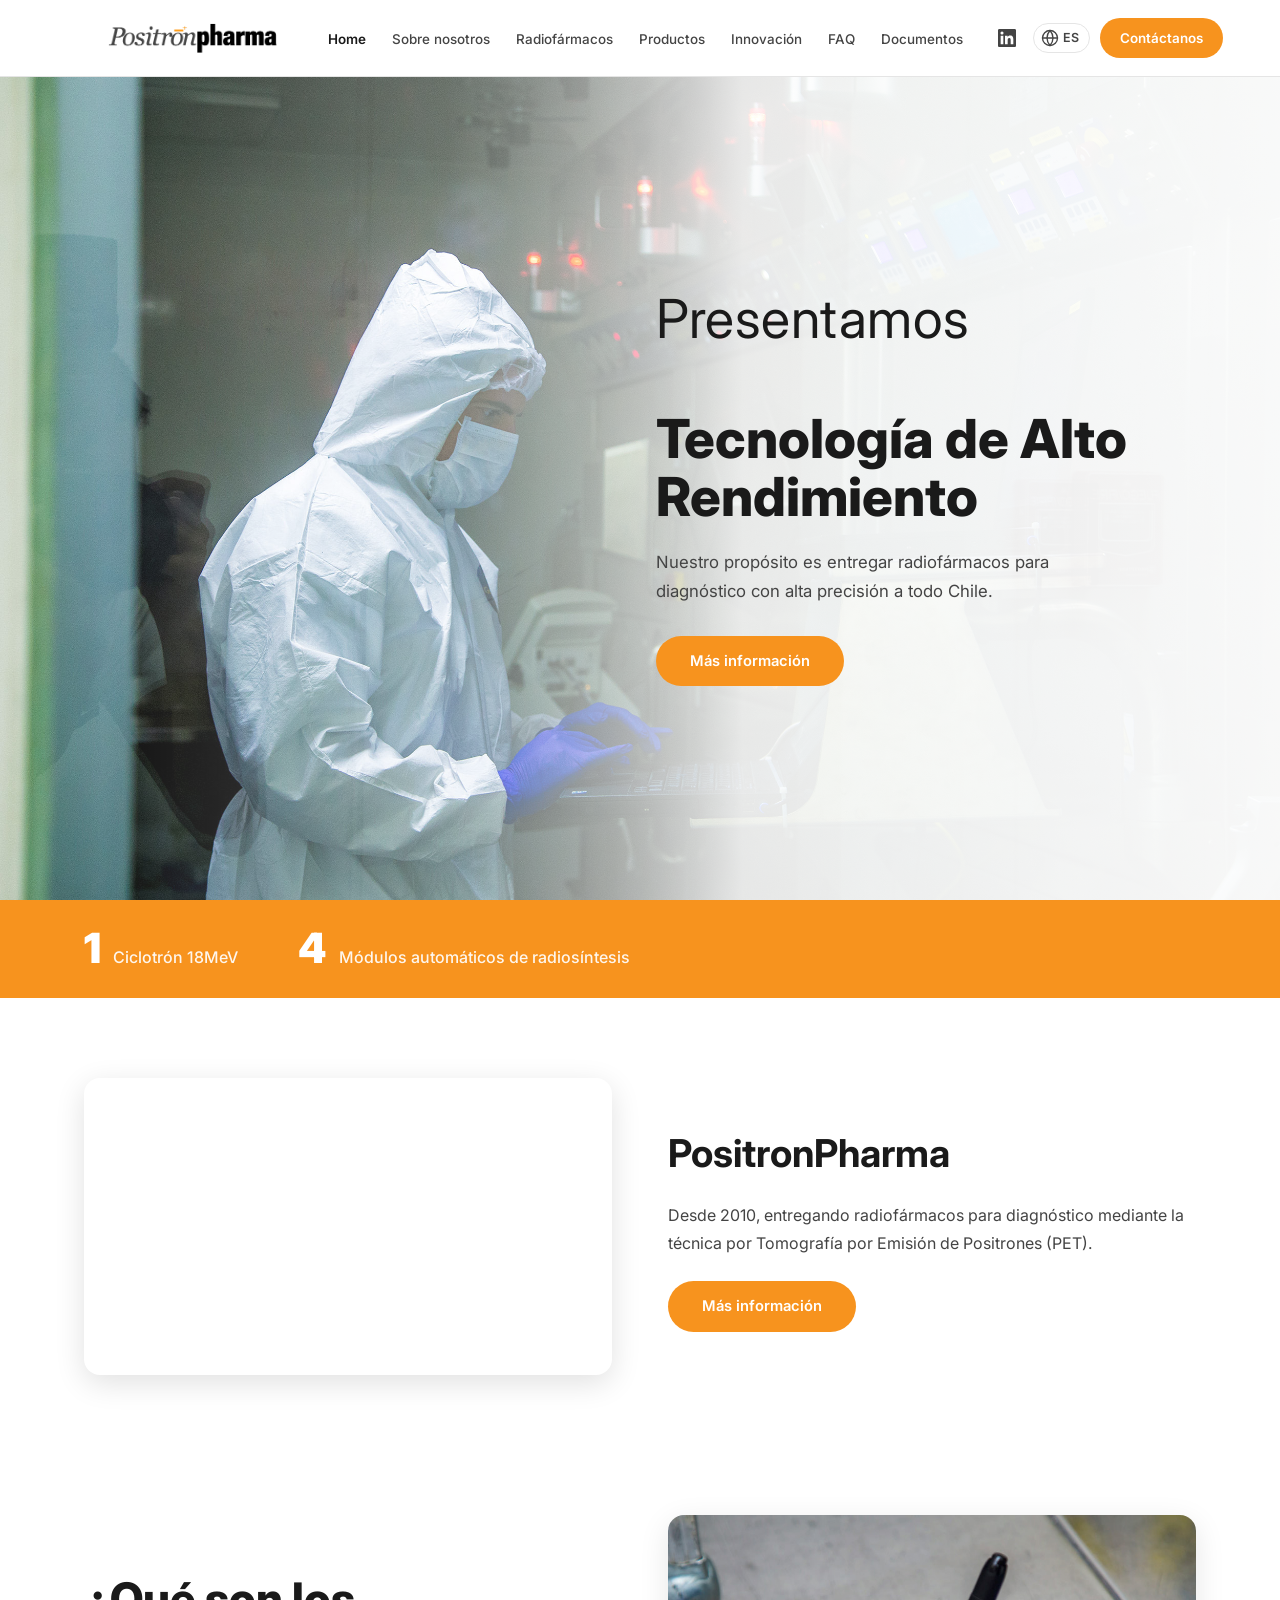
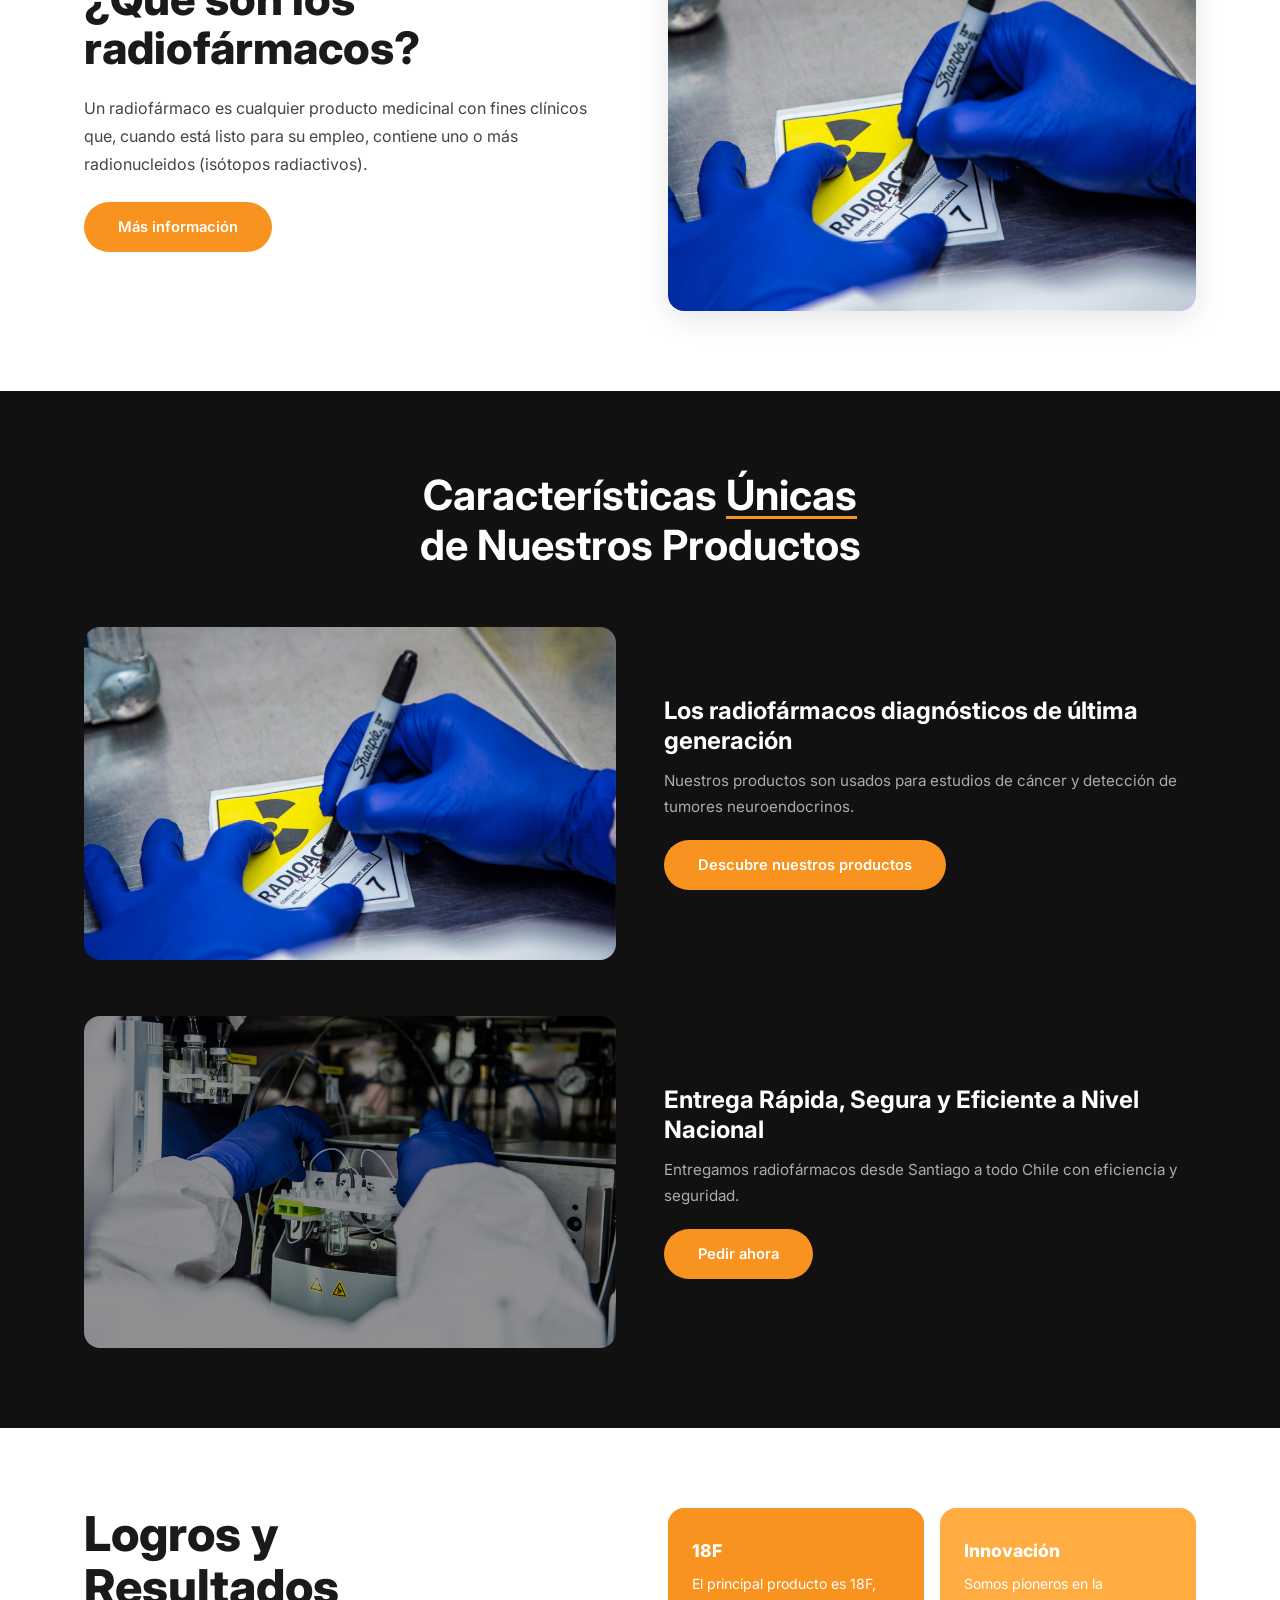
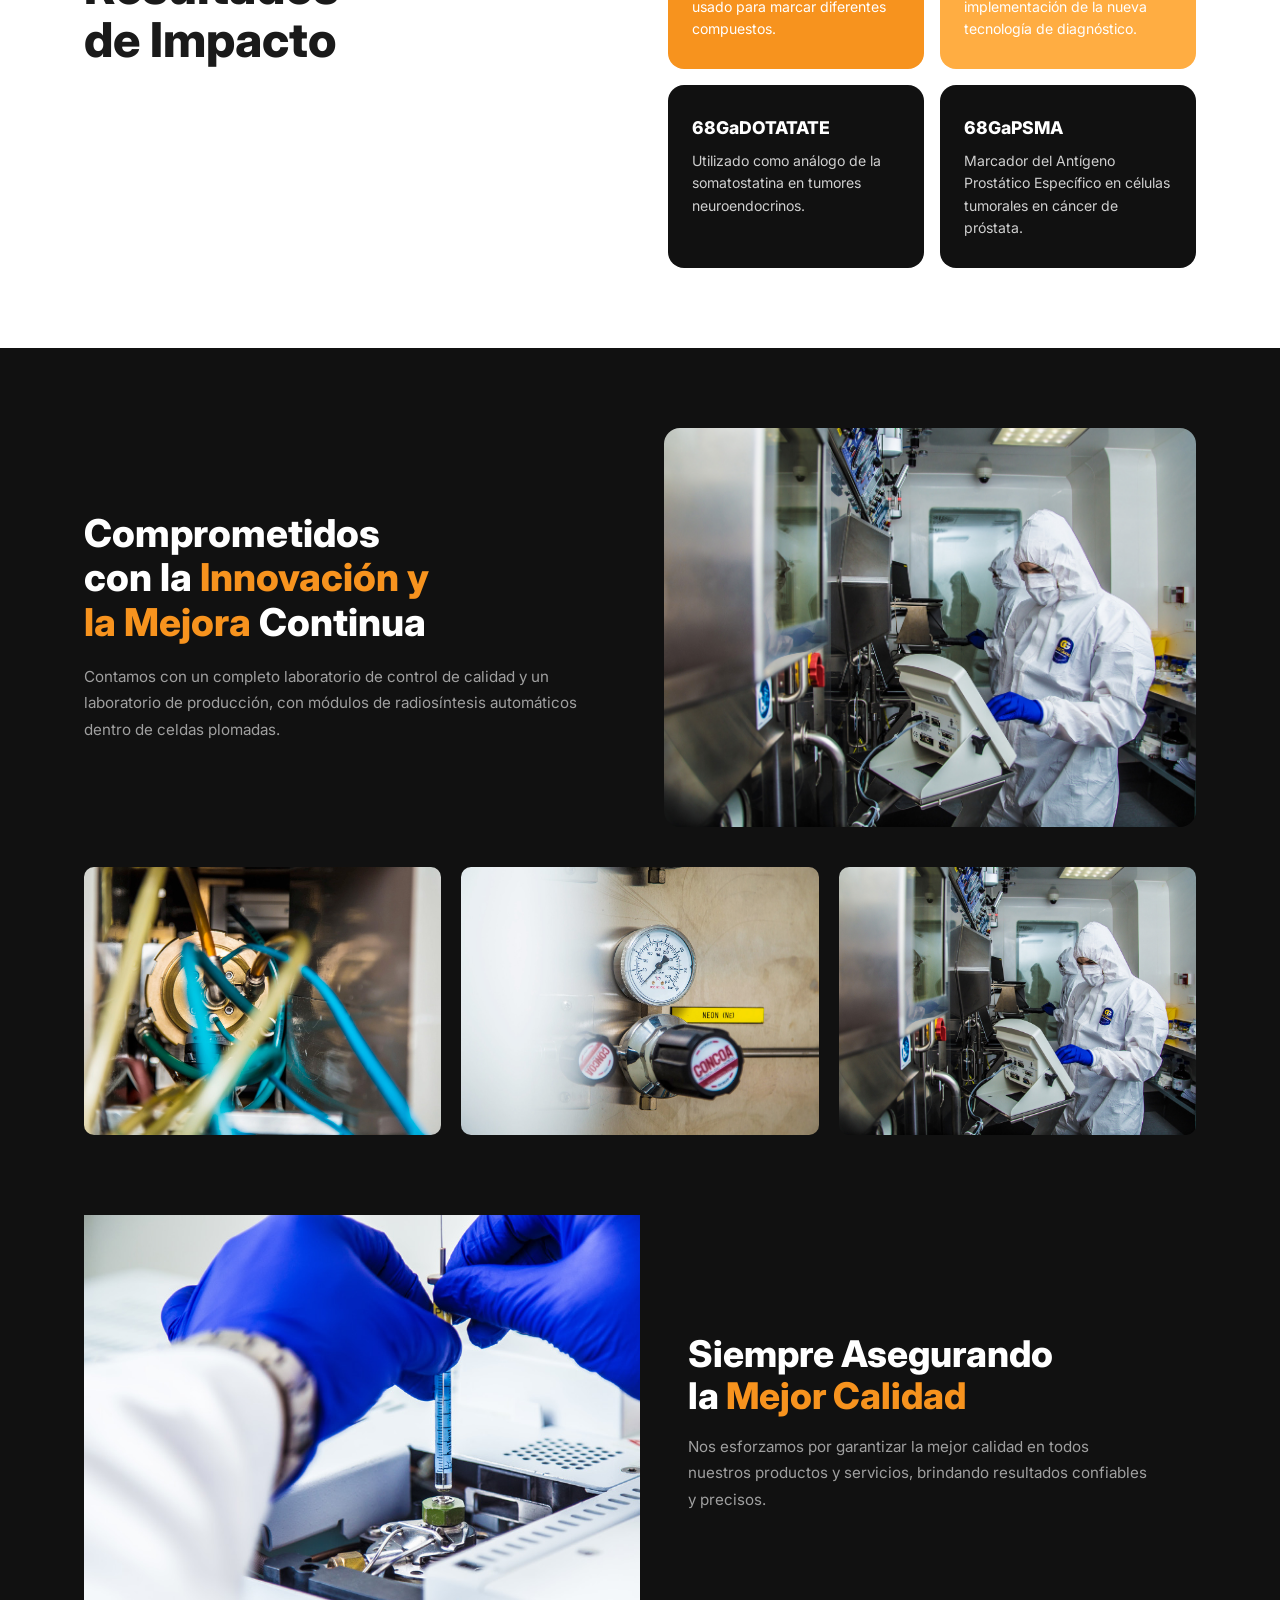
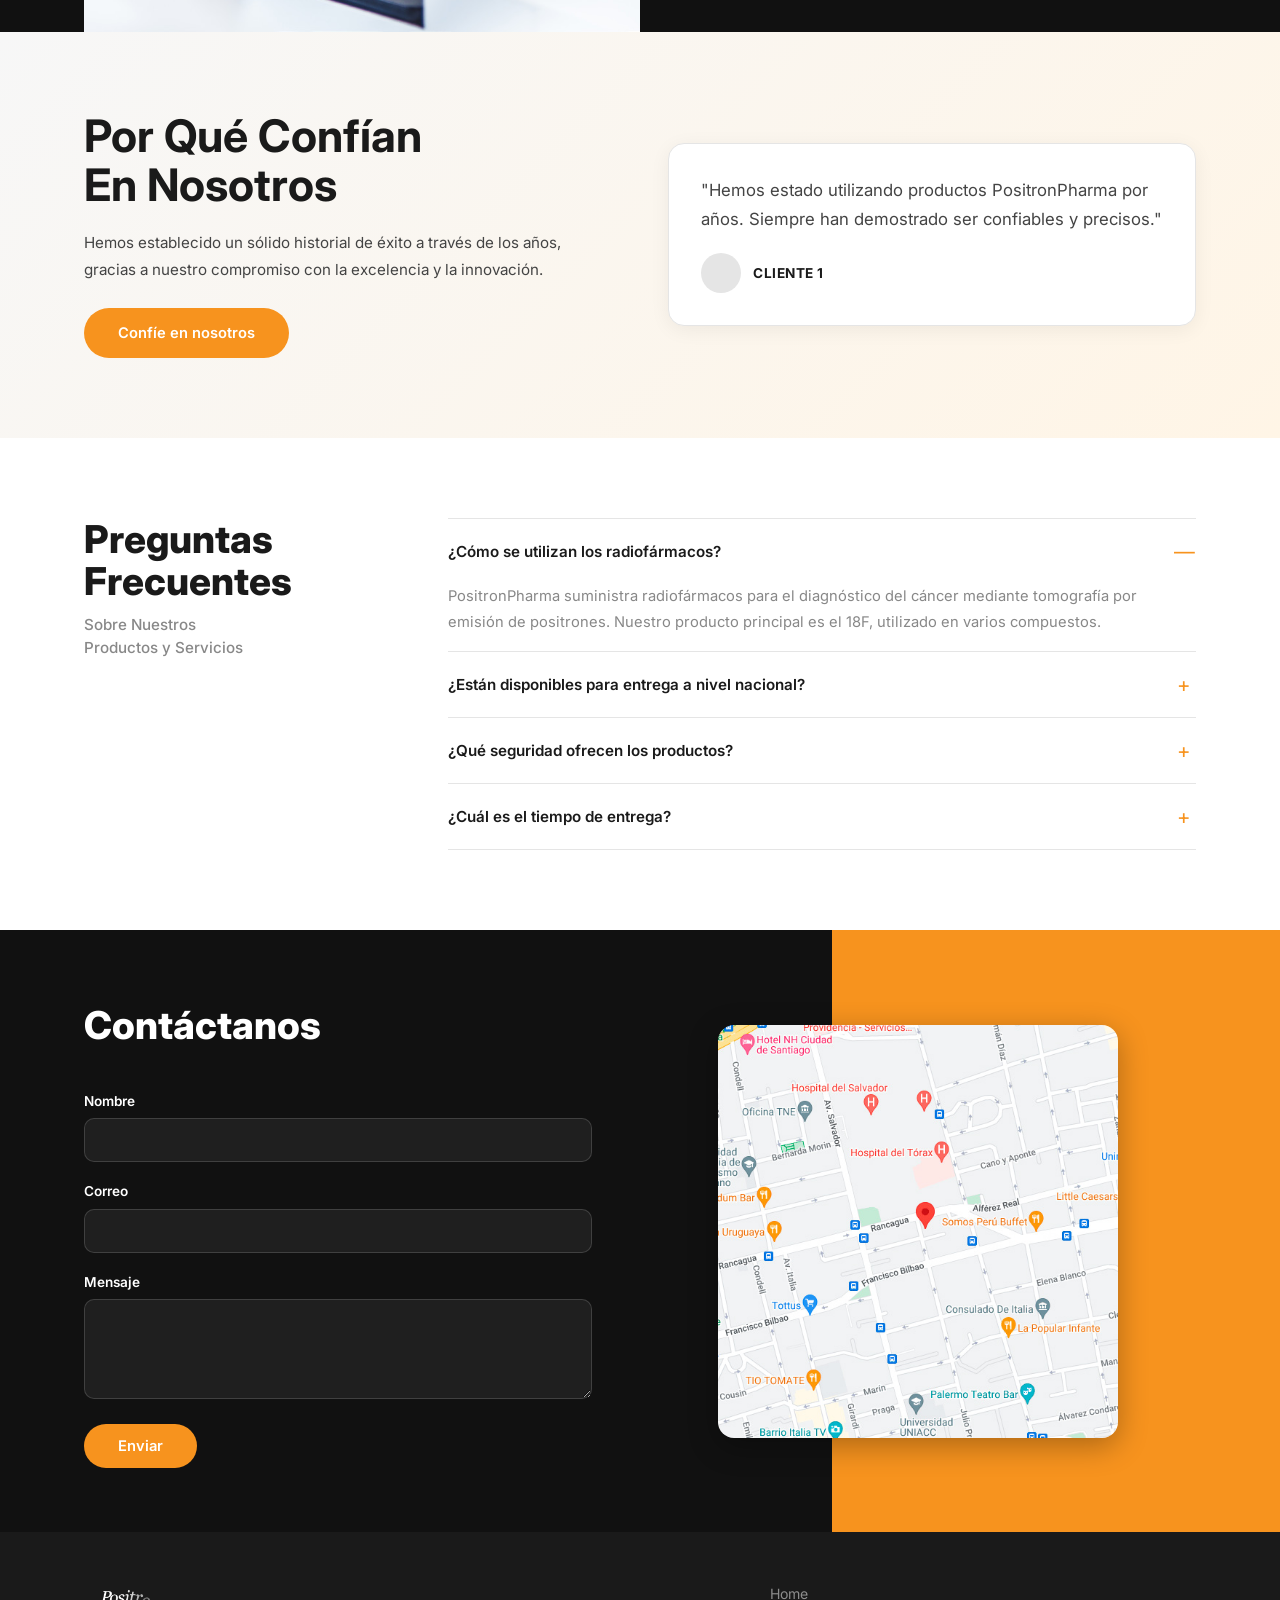
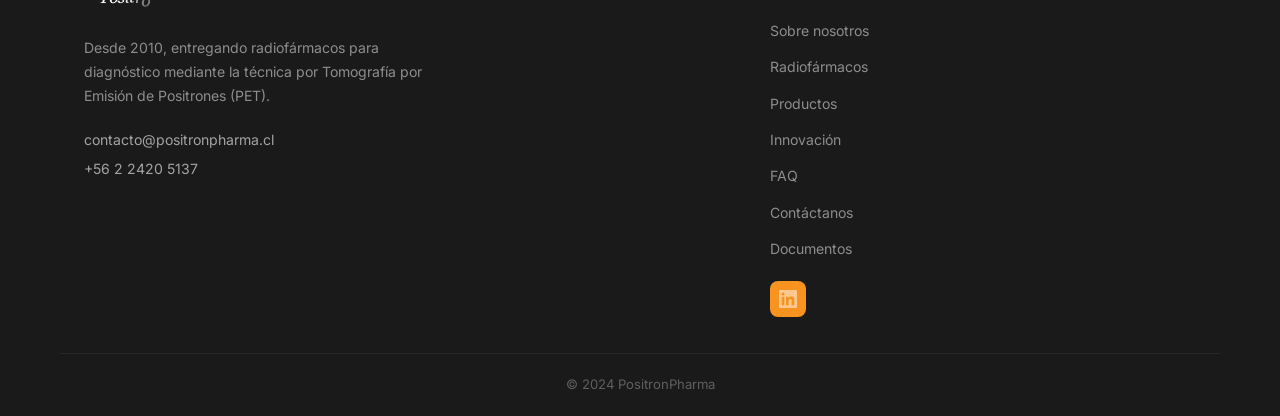
<file: index.html>
<!DOCTYPE html>
<html lang="es">
<head>
    <meta charset="UTF-8">
    <meta name="viewport" content="width=device-width, initial-scale=1.0">
    <meta name="description" content="PositronPharma - Radiofármacos de última generación para diagnóstico mediante Tomografía por Emisión de Positrones (PET) en Chile.">
    <title>PositronPharma | Radiofármacos de Última Generación</title>
    <link rel="preconnect" href="https://fonts.googleapis.com">
    <link rel="preconnect" href="https://fonts.gstatic.com" crossorigin>
    <link href="https://fonts.googleapis.com/css2?family=Inter:wght@300;400;500;600;700;800;900&display=swap" rel="stylesheet">
    <link rel="stylesheet" href="css/styles.css">
</head>
<body>

    <!-- ========== HEADER ========== -->
    <header class="header" id="header">
        <div class="container header-inner">
            <a href="#home" class="logo">
                <img src="assets/images/logo-positron-pharma---GIF.gif" alt="PositronPharma">
            </a>
            <nav class="nav" id="nav">
                <!-- Desktop nav -->
                <ul class="nav-list">
                    <li><a href="#home" class="nav-link active">Home</a></li>
                    <li><a href="#nosotros" class="nav-link">Sobre nosotros</a></li>
                    <li><a href="#radiofarmacos" class="nav-link">Radiofármacos</a></li>
                    <li><a href="#productos" class="nav-link">Productos</a></li>
                    <li><a href="#innovacion" class="nav-link">Innovación</a></li>
                    <li><a href="#faq" class="nav-link">FAQ</a></li>
                    <li><a href="documentos.html" class="nav-link">Documentos</a></li>
                </ul>
                <!-- Mobile menu content -->
                <div class="mobile-menu">
                    <div class="mobile-menu-header">
                        <img src="assets/images/logo-positron-pharma---GIF-blanco-2.gif" alt="PositronPharma" class="mobile-menu-logo">
                        <div class="mobile-menu-line"></div>
                    </div>
                    <ul class="mobile-menu-links">
                        <li><a href="#home" class="nav-link active"><span class="mm-num">01</span>Home</a></li>
                        <li><a href="#nosotros" class="nav-link"><span class="mm-num">02</span>Sobre nosotros</a></li>
                        <li><a href="#radiofarmacos" class="nav-link"><span class="mm-num">03</span>Radiofármacos</a></li>
                        <li><a href="#productos" class="nav-link"><span class="mm-num">04</span>Productos</a></li>
                        <li><a href="#innovacion" class="nav-link"><span class="mm-num">05</span>Innovación</a></li>
                        <li><a href="#faq" class="nav-link"><span class="mm-num">06</span>FAQ</a></li>
                        <li><a href="documentos.html" class="nav-link"><span class="mm-num">07</span>Documentos</a></li>
                    </ul>
                    <div class="mobile-menu-footer">
                        <a href="#contacto" class="btn btn-orange mobile-menu-cta">Contáctanos</a>
                        <div class="mobile-menu-info">
                            <a href="mailto:contacto@positronpharma.cl">contacto@positronpharma.cl</a>
                            <a href="tel:+56224205137">+56 2 2420 5137</a>
                        </div>
                        <div class="mobile-menu-social">
                            <a href="https://www.linkedin.com/company/positronpharma" target="_blank" rel="noopener" aria-label="LinkedIn">
                                <svg viewBox="0 0 24 24" fill="currentColor"><path d="M20.447 20.452h-3.554v-5.569c0-1.328-.027-3.037-1.852-3.037-1.853 0-2.136 1.445-2.136 2.939v5.667H9.351V9h3.414v1.561h.046c.477-.9 1.637-1.85 3.37-1.85 3.601 0 4.267 2.37 4.267 5.455v6.286zM5.337 7.433a2.062 2.062 0 01-2.063-2.065 2.064 2.064 0 112.063 2.065zm1.782 13.019H3.555V9h3.564v11.452zM22.225 0H1.771C.792 0 0 .774 0 1.729v20.542C0 23.227.792 24 1.771 24h20.451C23.2 24 24 23.227 24 22.271V1.729C24 .774 23.2 0 22.222 0h.003z"/></svg>
                            </a>
                        </div>
                    </div>
                </div>
            </nav>
            <div class="header-actions">
                <a href="https://www.linkedin.com/company/positronpharma" target="_blank" rel="noopener" class="nav-linkedin" aria-label="LinkedIn">
                    <svg width="18" height="18" viewBox="0 0 24 24" fill="currentColor"><path d="M20.447 20.452h-3.554v-5.569c0-1.328-.027-3.037-1.852-3.037-1.853 0-2.136 1.445-2.136 2.939v5.667H9.351V9h3.414v1.561h.046c.477-.9 1.637-1.85 3.37-1.85 3.601 0 4.267 2.37 4.267 5.455v6.286zM5.337 7.433a2.062 2.062 0 01-2.063-2.065 2.064 2.064 0 112.063 2.065zm1.782 13.019H3.555V9h3.564v11.452zM22.225 0H1.771C.792 0 0 .774 0 1.729v20.542C0 23.227.792 24 1.771 24h20.451C23.2 24 24 23.227 24 22.271V1.729C24 .774 23.2 0 22.222 0h.003z"/></svg>
                </a>
                <div class="nav-lang">
                    <button class="lang-toggle" id="langToggle" aria-label="Cambiar idioma">
                        <svg width="18" height="18" viewBox="0 0 24 24" fill="none" stroke="currentColor" stroke-width="1.8" stroke-linecap="round" stroke-linejoin="round"><circle cx="12" cy="12" r="10"/><line x1="2" y1="12" x2="22" y2="12"/><path d="M12 2a15.3 15.3 0 0 1 4 10 15.3 15.3 0 0 1-4 10 15.3 15.3 0 0 1-4-10 15.3 15.3 0 0 1 4-10z"/></svg>
                        <span class="lang-label">ES</span>
                    </button>
                    <div class="lang-dropdown" id="langDropdown">
                        <button class="lang-option active" data-lang="es">Español</button>
                        <button class="lang-option" data-lang="en">English</button>
                    </div>
                </div>
                <a href="#contacto" class="btn btn-orange btn-nav-cta">Contáctanos</a>
            </div>
            <button class="hamburger" id="hamburger" aria-label="Menú">
                <span></span><span></span><span></span>
            </button>
            <div class="nav-overlay" id="navOverlay"></div>
        </div>
    </header>

    <!-- ========== HERO ========== -->
    <section class="hero" id="home">
        <div class="hero-bg-image">
            <picture>
                <source media="(max-width: 768px)" srcset="assets/images/banner-movil.png">
                <img src="assets/images/lab-control-room.jpg" alt="Laboratorio PositronPharma">
            </picture>
            <div class="hero-gradient"></div>
        </div>
        <div class="container hero-container">
            <div class="hero-content">
                <h1><em>Presentamos</em><br><strong>Tecnología de Alto<br>Rendimiento</strong></h1>
                <p>Nuestro propósito es entregar radiofármacos para diagnóstico con alta precisión a todo Chile.</p>
                <a href="#productos" class="btn btn-orange">Más información</a>
            </div>
        </div>
    </section>

    <!-- ========== ORANGE STATS BAR ========== -->
    <div class="stats-bar">
        <div class="container stats-bar-inner">
            <div class="stat-item">
                <span class="stat-number">1</span>
                <span class="stat-label">Ciclotrón 18MeV</span>
            </div>
            <div class="stat-item">
                <span class="stat-number">4</span>
                <span class="stat-label">Módulos automáticos de radiosíntesis</span>
            </div>
        </div>
    </div>

    <!-- ========== ABOUT / POSITRONPHARMA ========== -->
    <section class="section about-section" id="nosotros">
        <div class="container about-grid">
            <div class="about-video fade-in">
                <div class="video-wrapper">
                    <iframe src="https://player.vimeo.com/video/247485504?h=0&title=0&byline=0&portrait=0" width="100%" height="100%" frameborder="0" allow="autoplay; fullscreen; picture-in-picture" allowfullscreen></iframe>
                </div>
            </div>
            <div class="about-text fade-in">
                <h2>PositronPharma</h2>
                <p>Desde 2010, entregando radiofármacos para diagnóstico mediante la técnica por Tomografía por Emisión de Positrones (PET).</p>
                <a href="#radiofarmacos" class="btn btn-orange">Más información</a>
            </div>
        </div>
    </section>

    <!-- ========== QUÉ SON LOS RADIOFÁRMACOS ========== -->
    <section class="section radio-section" id="radiofarmacos">
        <div class="container radio-grid">
            <div class="radio-text fade-in">
                <h2>¿Qué son los<br>radiofármacos?</h2>
                <p>Un radiofármaco es cualquier producto medicinal con fines clínicos que, cuando está listo para su empleo, contiene uno o más radionucleidos (isótopos radiactivos).</p>
                <a href="#productos" class="btn btn-orange">Más información</a>
            </div>
            <div class="radio-img fade-in">
                <img src="assets/images/hero-radioactive-label.jpg" alt="Etiqueta radioactiva">
            </div>
        </div>
    </section>

    <!-- ========== CARACTERÍSTICAS ÚNICAS (DARK) ========== -->
    <section class="section characteristics-dark" id="productos">
        <div class="container">
            <div class="char-header">
                <h2>Características <em>Únicas</em><br>de Nuestros Productos</h2>
            </div>

            <!-- Row 1: image left, text right -->
            <div class="char-row">
                <div class="char-img fade-in">
                    <img src="assets/images/hero-radioactive-label.jpg" alt="Radiofármacos diagnósticos">
                </div>
                <div class="char-text fade-in">
                    <h3>Los radiofármacos diagnósticos de última generación</h3>
                    <p>Nuestros productos son usados para estudios de cáncer y detección de tumores neuroendocrinos.</p>
                    <a href="#contacto" class="btn btn-orange">Descubre nuestros productos</a>
                </div>
            </div>

            <!-- Row 2: text left, image right -->
            <div class="char-row char-row-reverse">
                <div class="char-text fade-in">
                    <h3>Entrega Rápida, Segura y Eficiente a Nivel Nacional</h3>
                    <p>Entregamos radiofármacos desde Santiago a todo Chile con eficiencia y seguridad.</p>
                    <a href="#contacto" class="btn btn-orange">Pedir ahora</a>
                </div>
                <div class="char-img fade-in">
                    <img src="assets/images/hero-lab-equipment.jpg" alt="Equipamiento de laboratorio">
                </div>
            </div>
        </div>
    </section>

    <!-- ========== LOGROS Y PRODUCTOS (cards) ========== -->
    <section class="section results-section">
        <div class="container results-grid">
            <div class="results-left fade-in">
                <h2>Logros y<br>Resultados<br>de Impacto</h2>
            </div>
            <div class="results-cards fade-in">
                <div class="result-card result-card-orange">
                    <h4>18F</h4>
                    <p>El principal producto es 18F, usado para marcar diferentes compuestos.</p>
                </div>
                <div class="result-card result-card-orange-light">
                    <h4>Innovación</h4>
                    <p>Somos pioneros en la implementación de la nueva tecnología de diagnóstico.</p>
                </div>
                <div class="result-card result-card-dark">
                    <h4>68GaDOTATATE</h4>
                    <p>Utilizado como análogo de la somatostatina en tumores neuroendocrinos.</p>
                </div>
                <div class="result-card result-card-dark">
                    <h4>68GaPSMA</h4>
                    <p>Marcador del Antígeno Prostático Específico en células tumorales en cáncer de próstata.</p>
                </div>
            </div>
        </div>
    </section>

    <!-- ========== INNOVACIÓN (dark) ========== -->
    <section class="section innovation-dark" id="innovacion">
        <div class="container">
            <div class="innov-top">
                <div class="innov-top-text fade-in">
                    <h2>Comprometidos<br>con la <span class="text-orange">Innovación y<br>la Mejora</span> Continua</h2>
                    <p>Contamos con un completo laboratorio de control de calidad y un laboratorio de producción, con módulos de radiosíntesis automáticos dentro de celdas plomadas.</p>
                </div>
                <div class="innov-top-img fade-in">
                    <img src="assets/images/lab-scientist.jpg" alt="Científico en laboratorio">
                </div>
            </div>
            <div class="innov-gallery">
                <div class="innov-gallery-img fade-in">
                    <img src="assets/images/lab-internals.jpg" alt="Interior del equipo">
                </div>
                <div class="innov-gallery-img fade-in">
                    <img src="assets/images/lab-gauges.jpg" alt="Manómetros">
                </div>
                <div class="innov-gallery-img fade-in">
                    <img src="assets/images/lab-scientist.jpg" alt="Control de calidad">
                </div>
            </div>
        </div>
    </section>

    <!-- ========== CALIDAD (dark to light transition) ========== -->
    <section class="section quality-section">
        <div class="container quality-grid">
            <div class="quality-img fade-in">
                <img src="assets/images/lab-syringe.jpg" alt="Calidad en laboratorio">
            </div>
            <div class="quality-text fade-in">
                <h2>Siempre Asegurando<br>la <span class="text-orange">Mejor Calidad</span></h2>
                <p>Nos esforzamos por garantizar la mejor calidad en todos nuestros productos y servicios, brindando resultados confiables y precisos.</p>
            </div>
        </div>
    </section>

    <!-- ========== CONFIANZA / TESTIMONIAL ========== -->
    <section class="section trust-section">
        <div class="container trust-grid">
            <div class="trust-left fade-in">
                <h2><em>Por Qué Confían<br>En Nosotros</em></h2>
                <p>Hemos establecido un sólido historial de éxito a través de los años, gracias a nuestro compromiso con la excelencia y la innovación.</p>
                <a href="#contacto" class="btn btn-orange">Confíe en nosotros</a>
            </div>
            <div class="trust-right fade-in">
                <div class="testimonial-card">
                    <p class="testimonial-text">"Hemos estado utilizando productos PositronPharma por años. Siempre han demostrado ser confiables y precisos."</p>
                    <div class="testimonial-author">
                        <div class="testimonial-avatar"></div>
                        <span>CLIENTE 1</span>
                    </div>
                </div>
            </div>
        </div>
    </section>

    <!-- ========== FAQ ========== -->
    <section class="section faq-section" id="faq">
        <div class="container faq-grid">
            <div class="faq-left fade-in">
                <h2>Preguntas<br>Frecuentes</h2>
                <p class="faq-sub">Sobre Nuestros<br>Productos y Servicios</p>
            </div>
            <div class="faq-right fade-in">
                <div class="faq-item active">
                    <button class="faq-q" aria-expanded="true">
                        <span>¿Cómo se utilizan los radiofármacos?</span>
                        <span class="faq-icon">—</span>
                    </button>
                    <div class="faq-a">
                        <p>PositronPharma suministra radiofármacos para el diagnóstico del cáncer mediante tomografía por emisión de positrones. Nuestro producto principal es el 18F, utilizado en varios compuestos.</p>
                    </div>
                </div>
                <div class="faq-item">
                    <button class="faq-q" aria-expanded="false">
                        <span>¿Están disponibles para entrega a nivel nacional?</span>
                        <span class="faq-icon">+</span>
                    </button>
                    <div class="faq-a">
                        <p>Sí, entregamos radiofármacos desde Santiago a todo Chile con eficiencia y seguridad, garantizando la calidad del producto durante todo el proceso de transporte.</p>
                    </div>
                </div>
                <div class="faq-item">
                    <button class="faq-q" aria-expanded="false">
                        <span>¿Qué seguridad ofrecen los productos?</span>
                        <span class="faq-icon">+</span>
                    </button>
                    <div class="faq-a">
                        <p>Contamos con un completo laboratorio de control de calidad y un laboratorio de producción con módulos de radiosíntesis automáticos dentro de celdas plomadas, cumpliendo con los más estrictos estándares.</p>
                    </div>
                </div>
                <div class="faq-item">
                    <button class="faq-q" aria-expanded="false">
                        <span>¿Cuál es el tiempo de entrega?</span>
                        <span class="faq-icon">+</span>
                    </button>
                    <div class="faq-a">
                        <p>Nuestros tiempos de entrega son optimizados para garantizar que los radiofármacos lleguen en las mejores condiciones. Contacte a nuestro equipo para información específica según su ubicación.</p>
                    </div>
                </div>
            </div>
        </div>
    </section>

    <!-- ========== CONTACTO (dark bg + orange accent) ========== -->
    <section class="section contact-section" id="contacto">
        <div class="contact-bg">
            <div class="container contact-grid">
                <div class="contact-form-col fade-in">
                    <h2>Contáctanos</h2>
                    <form class="contact-form" id="contactForm">
                        <div class="form-group">
                            <label for="nombre">Nombre</label>
                            <input type="text" id="nombre" name="nombre" required>
                        </div>
                        <div class="form-group">
                            <label for="correo">Correo</label>
                            <input type="email" id="correo" name="correo" required>
                        </div>
                        <div class="form-group">
                            <label for="mensaje">Mensaje</label>
                            <textarea id="mensaje" name="mensaje" rows="4" required></textarea>
                        </div>
                        <button type="submit" class="btn btn-orange">Enviar</button>
                    </form>
                </div>
                <div class="contact-map-col fade-in">
                    <div class="contact-map-wrapper">
                        <img src="assets/images/map-santiago.jpg" alt="Ubicación Santiago">
                    </div>
                </div>
            </div>
            <div class="contact-orange-block"></div>
        </div>
    </section>

    <!-- ========== FOOTER ========== -->
    <footer class="footer">
        <div class="container footer-grid">
            <div class="footer-brand">
                <img src="assets/images/logo-positron-pharma---GIF-blanco-2.gif" alt="PositronPharma" class="footer-logo">
                <p>Desde 2010, entregando radiofármacos para diagnóstico mediante la técnica por Tomografía por Emisión de Positrones (PET).</p>
                <div class="footer-contact-info">
                    <a href="mailto:contacto@positronpharma.cl">contacto@positronpharma.cl</a>
                    <a href="tel:+56224205137">+56 2 2420 5137</a>
                </div>
            </div>
            <div class="footer-nav">
                <ul>
                    <li><a href="#home">Home</a></li>
                    <li><a href="#nosotros">Sobre nosotros</a></li>
                    <li><a href="#radiofarmacos">Radiofármacos</a></li>
                    <li><a href="#productos">Productos</a></li>
                    <li><a href="#innovacion">Innovación</a></li>
                    <li><a href="#faq">FAQ</a></li>
                    <li><a href="#contacto">Contáctanos</a></li>
                    <li><a href="documentos.html">Documentos</a></li>
                </ul>
                <div class="footer-social">
                    <a href="https://www.linkedin.com/company/positronpharma" target="_blank" rel="noopener" class="social-icon" aria-label="LinkedIn">
                        <svg viewBox="0 0 24 24" fill="currentColor"><path d="M20.447 20.452h-3.554v-5.569c0-1.328-.027-3.037-1.852-3.037-1.853 0-2.136 1.445-2.136 2.939v5.667H9.351V9h3.414v1.561h.046c.477-.9 1.637-1.85 3.37-1.85 3.601 0 4.267 2.37 4.267 5.455v6.286zM5.337 7.433a2.062 2.062 0 01-2.063-2.065 2.064 2.064 0 112.063 2.065zm1.782 13.019H3.555V9h3.564v11.452zM22.225 0H1.771C.792 0 0 .774 0 1.729v20.542C0 23.227.792 24 1.771 24h20.451C23.2 24 24 23.227 24 22.271V1.729C24 .774 23.2 0 22.222 0h.003z"/></svg>
                    </a>
                </div>
            </div>
        </div>
        <div class="footer-bottom">
            <div class="container">
                <p>&copy; 2024 PositronPharma</p>
            </div>
        </div>
    </footer>

    <script src="js/main.js"></script>
</body>
</html>
</file>
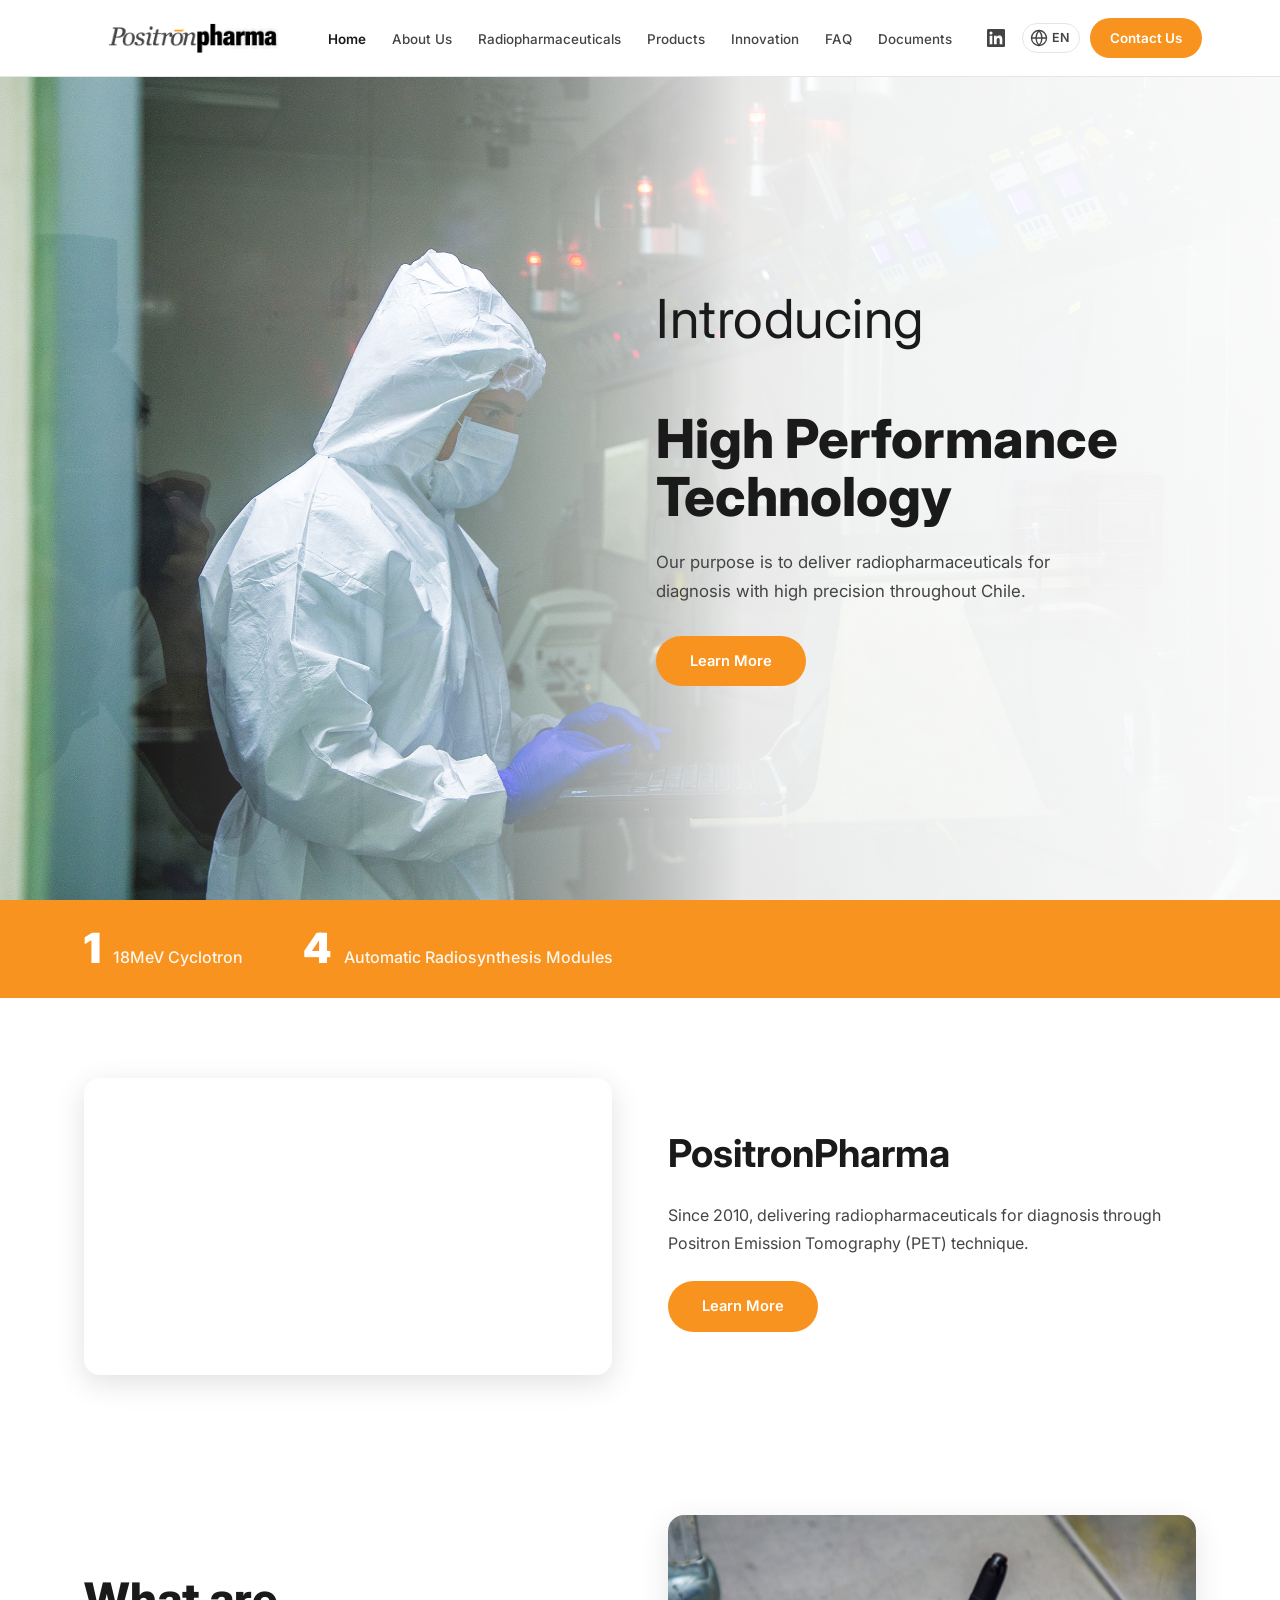
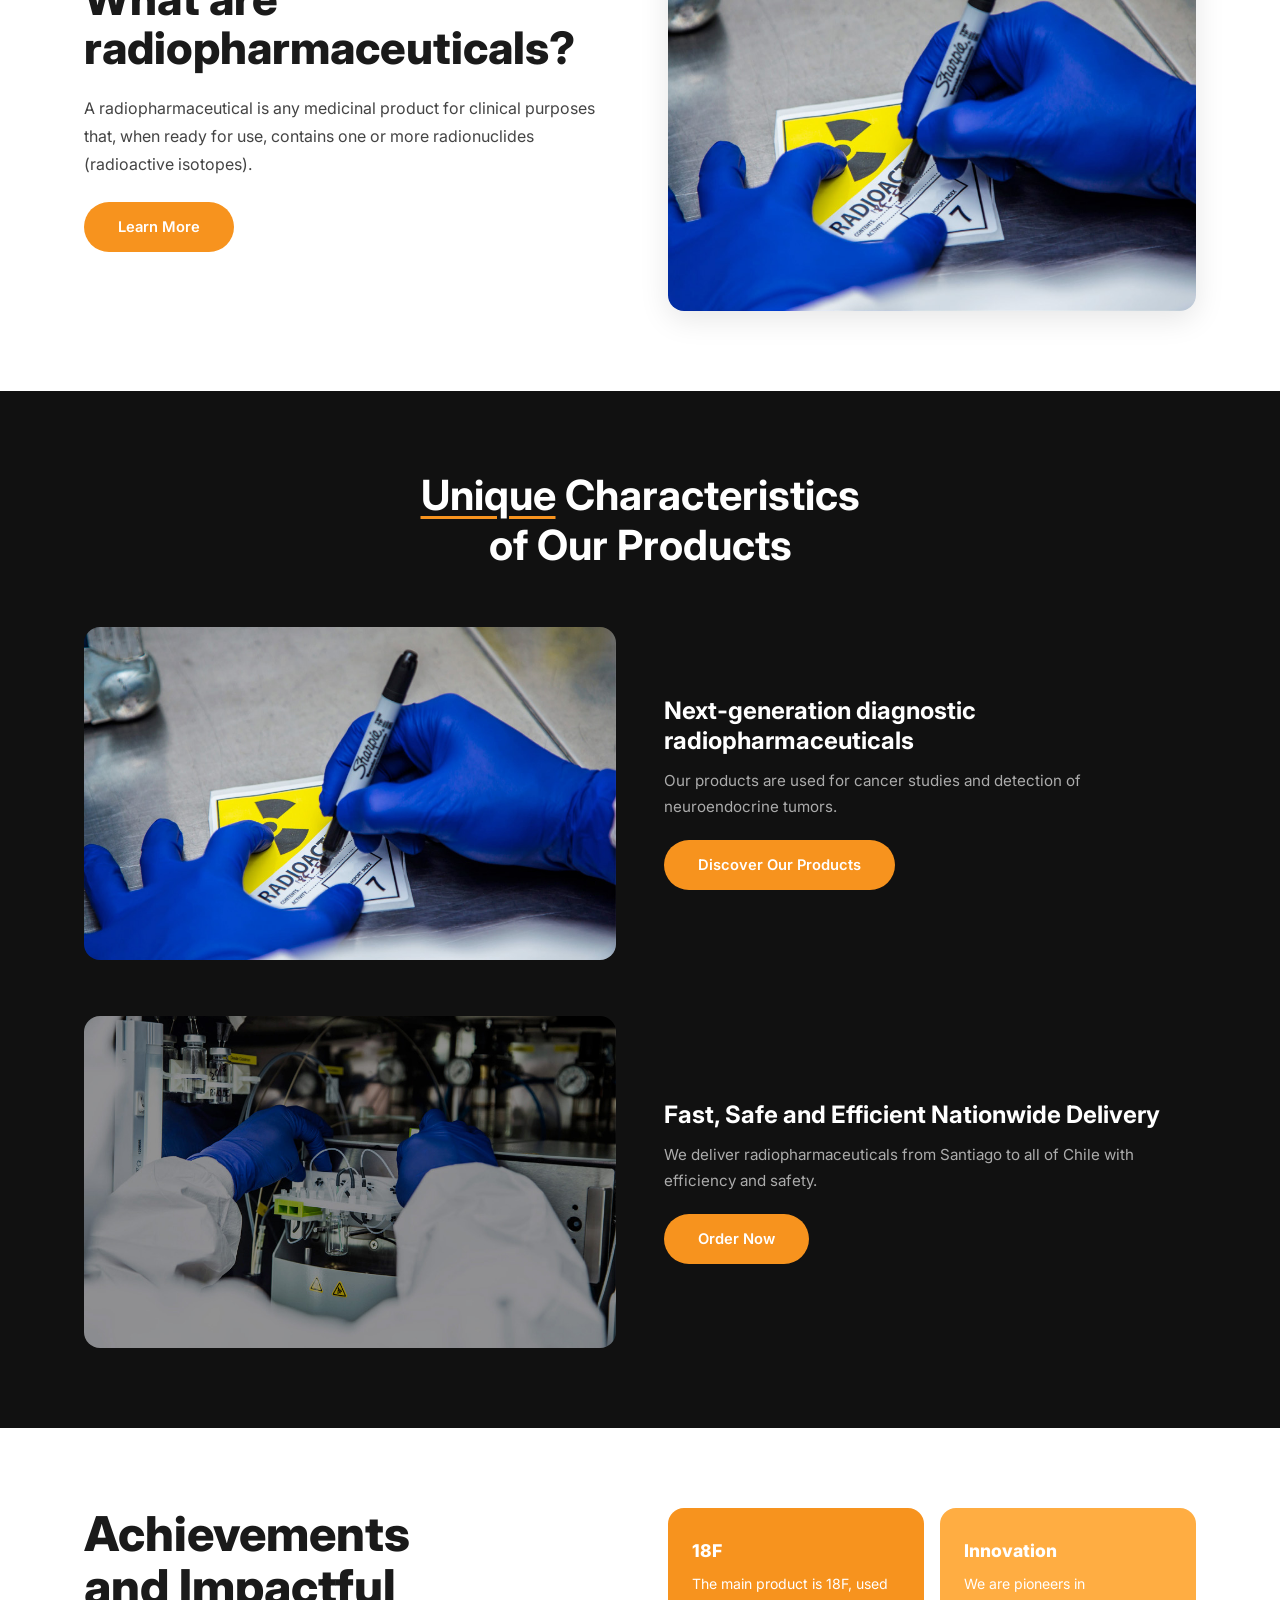
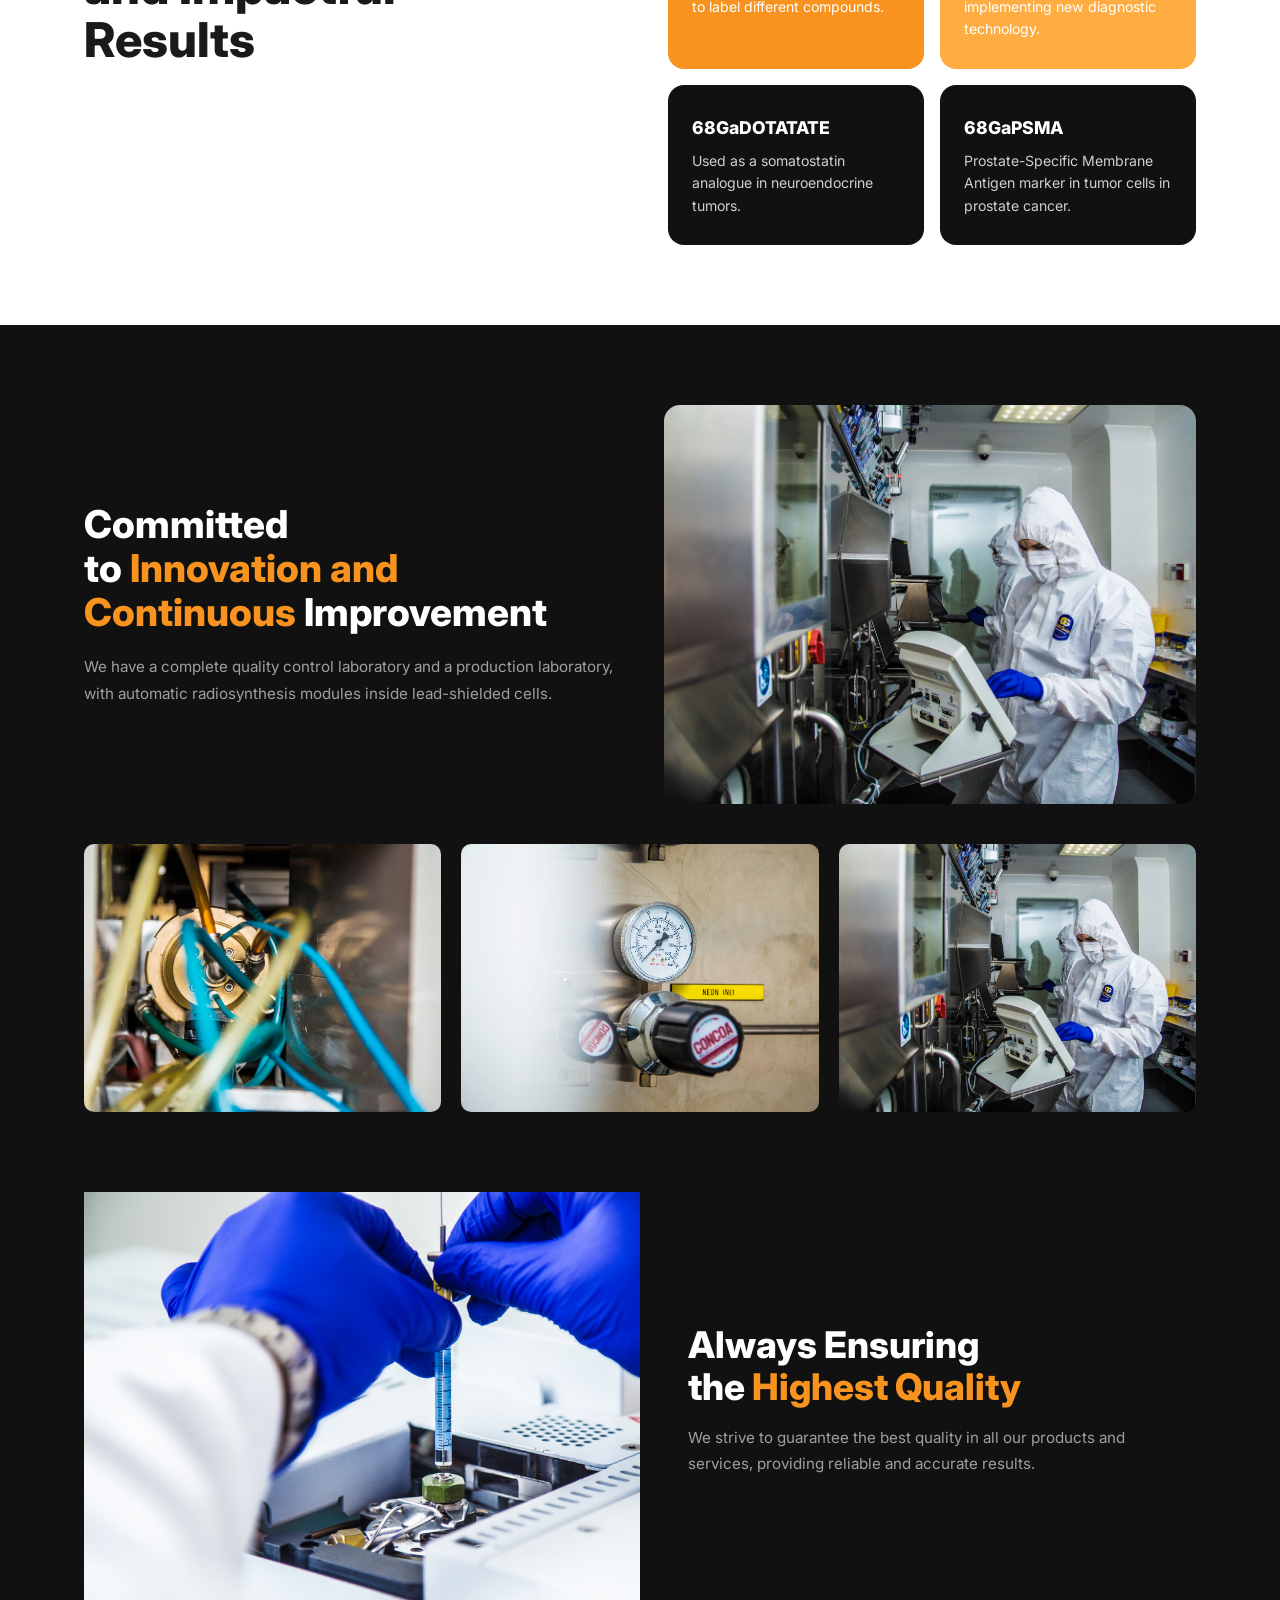
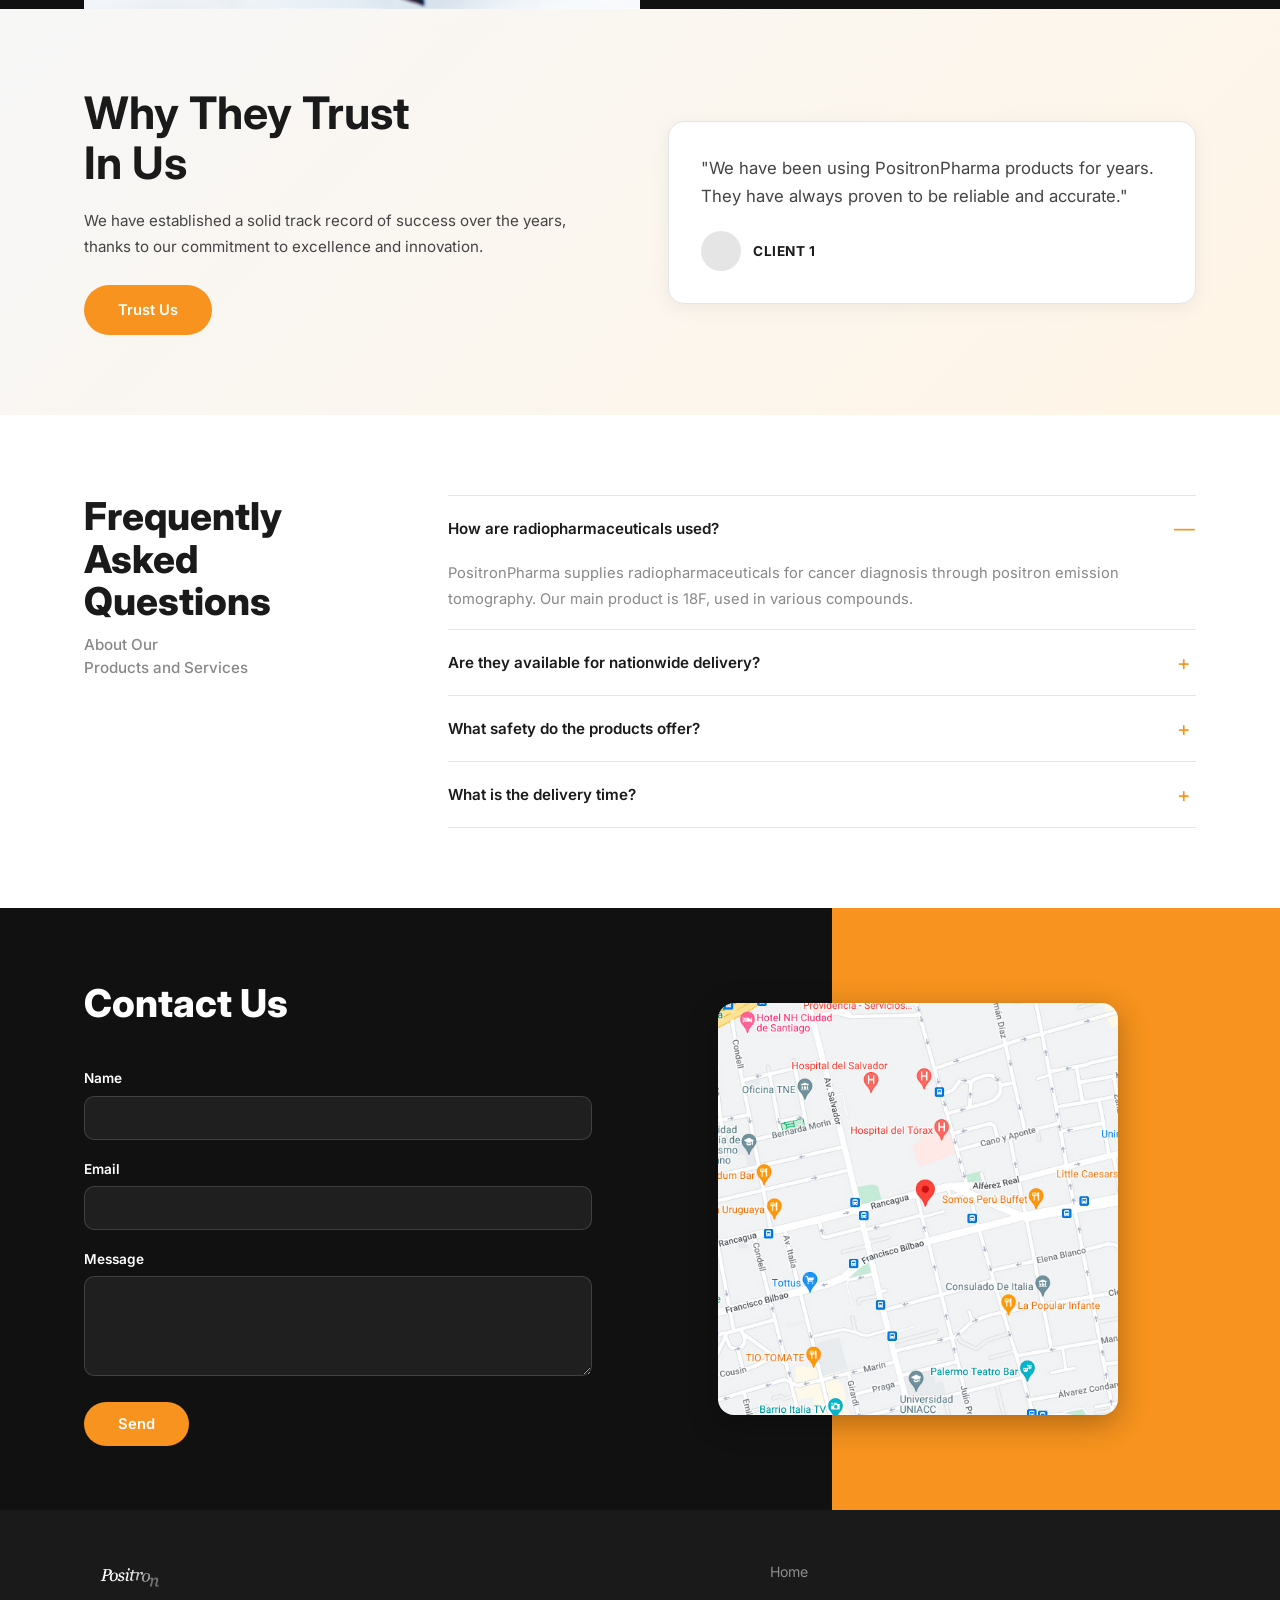
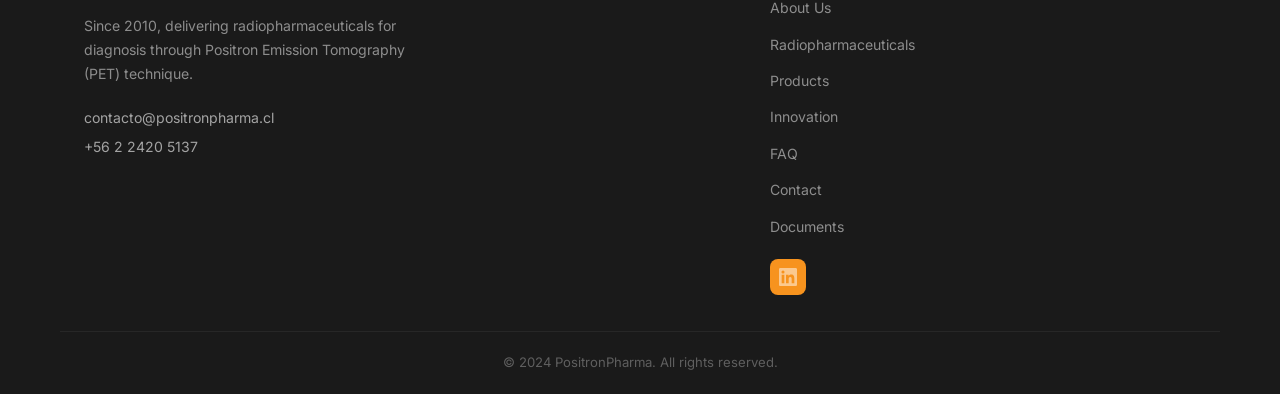
<file: en/index.html>
<!DOCTYPE html>
<html lang="en">
<head>
    <meta charset="UTF-8">
    <meta name="viewport" content="width=device-width, initial-scale=1.0">
    <meta name="description" content="PositronPharma - Next-generation radiopharmaceuticals for diagnosis through Positron Emission Tomography (PET) in Chile.">
    <title>PositronPharma | Next-Generation Radiopharmaceuticals</title>
    <link rel="preconnect" href="https://fonts.googleapis.com">
    <link rel="preconnect" href="https://fonts.gstatic.com" crossorigin>
    <link href="https://fonts.googleapis.com/css2?family=Inter:wght@300;400;500;600;700;800;900&display=swap" rel="stylesheet">
    <link rel="stylesheet" href="../css/styles.css">
</head>
<body>

    <!-- ========== HEADER ========== -->
    <header class="header" id="header">
        <div class="container header-inner">
            <a href="#home" class="logo">
                <img src="../assets/images/logo-positron-pharma---GIF.gif" alt="PositronPharma">
            </a>
            <nav class="nav" id="nav">
                <ul class="nav-list">
                    <li><a href="#home" class="nav-link active">Home</a></li>
                    <li><a href="#about" class="nav-link">About Us</a></li>
                    <li><a href="#radiopharmaceuticals" class="nav-link">Radiopharmaceuticals</a></li>
                    <li><a href="#products" class="nav-link">Products</a></li>
                    <li><a href="#innovation" class="nav-link">Innovation</a></li>
                    <li><a href="#faq" class="nav-link">FAQ</a></li>
                    <li><a href="../documentos.html" class="nav-link">Documents</a></li>
                </ul>
                <div class="mobile-menu">
                    <div class="mobile-menu-header">
                        <img src="../assets/images/logo-positron-pharma---GIF-blanco-2.gif" alt="PositronPharma" class="mobile-menu-logo">
                        <div class="mobile-menu-line"></div>
                    </div>
                    <ul class="mobile-menu-links">
                        <li><a href="#home" class="nav-link active"><span class="mm-num">01</span>Home</a></li>
                        <li><a href="#about" class="nav-link"><span class="mm-num">02</span>About Us</a></li>
                        <li><a href="#radiopharmaceuticals" class="nav-link"><span class="mm-num">03</span>Radiopharmaceuticals</a></li>
                        <li><a href="#products" class="nav-link"><span class="mm-num">04</span>Products</a></li>
                        <li><a href="#innovation" class="nav-link"><span class="mm-num">05</span>Innovation</a></li>
                        <li><a href="#faq" class="nav-link"><span class="mm-num">06</span>FAQ</a></li>
                        <li><a href="../documentos.html" class="nav-link"><span class="mm-num">07</span>Documents</a></li>
                    </ul>
                    <div class="mobile-menu-footer">
                        <a href="#contact" class="btn btn-orange mobile-menu-cta">Contact Us</a>
                        <div class="mobile-menu-info">
                            <a href="mailto:contacto@positronpharma.cl">contacto@positronpharma.cl</a>
                            <a href="tel:+56224205137">+56 2 2420 5137</a>
                        </div>
                        <div class="mobile-menu-social">
                            <a href="https://www.linkedin.com/company/positronpharma" target="_blank" rel="noopener" aria-label="LinkedIn">
                                <svg viewBox="0 0 24 24" fill="currentColor"><path d="M20.447 20.452h-3.554v-5.569c0-1.328-.027-3.037-1.852-3.037-1.853 0-2.136 1.445-2.136 2.939v5.667H9.351V9h3.414v1.561h.046c.477-.9 1.637-1.85 3.37-1.85 3.601 0 4.267 2.37 4.267 5.455v6.286zM5.337 7.433a2.062 2.062 0 01-2.063-2.065 2.064 2.064 0 112.063 2.065zm1.782 13.019H3.555V9h3.564v11.452zM22.225 0H1.771C.792 0 0 .774 0 1.729v20.542C0 23.227.792 24 1.771 24h20.451C23.2 24 24 23.227 24 22.271V1.729C24 .774 23.2 0 22.222 0h.003z"/></svg>
                            </a>
                        </div>
                    </div>
                </div>
            </nav>
            <div class="header-actions">
                <a href="https://www.linkedin.com/company/positronpharma" target="_blank" rel="noopener" class="nav-linkedin" aria-label="LinkedIn">
                    <svg width="18" height="18" viewBox="0 0 24 24" fill="currentColor"><path d="M20.447 20.452h-3.554v-5.569c0-1.328-.027-3.037-1.852-3.037-1.853 0-2.136 1.445-2.136 2.939v5.667H9.351V9h3.414v1.561h.046c.477-.9 1.637-1.85 3.37-1.85 3.601 0 4.267 2.37 4.267 5.455v6.286zM5.337 7.433a2.062 2.062 0 01-2.063-2.065 2.064 2.064 0 112.063 2.065zm1.782 13.019H3.555V9h3.564v11.452zM22.225 0H1.771C.792 0 0 .774 0 1.729v20.542C0 23.227.792 24 1.771 24h20.451C23.2 24 24 23.227 24 22.271V1.729C24 .774 23.2 0 22.222 0h.003z"/></svg>
                </a>
                <div class="nav-lang">
                    <button class="lang-toggle" id="langToggle" aria-label="Change language">
                        <svg width="18" height="18" viewBox="0 0 24 24" fill="none" stroke="currentColor" stroke-width="1.8" stroke-linecap="round" stroke-linejoin="round"><circle cx="12" cy="12" r="10"/><line x1="2" y1="12" x2="22" y2="12"/><path d="M12 2a15.3 15.3 0 0 1 4 10 15.3 15.3 0 0 1-4 10 15.3 15.3 0 0 1-4-10 15.3 15.3 0 0 1 4-10z"/></svg>
                        <span class="lang-label">EN</span>
                    </button>
                    <div class="lang-dropdown" id="langDropdown">
                        <button class="lang-option" data-lang="es">Español</button>
                        <button class="lang-option active" data-lang="en">English</button>
                    </div>
                </div>
                <a href="#contact" class="btn btn-orange btn-nav-cta">Contact Us</a>
            </div>
            <button class="hamburger" id="hamburger" aria-label="Menu">
                <span></span><span></span><span></span>
            </button>
            <div class="nav-overlay" id="navOverlay"></div>
        </div>
    </header>

    <!-- ========== HERO ========== -->
    <section class="hero" id="home">
        <div class="hero-bg-image">
            <picture>
                <source media="(max-width: 768px)" srcset="../assets/images/banner-movil.png">
                <img src="../assets/images/lab-control-room.jpg" alt="PositronPharma Laboratory">
            </picture>
            <div class="hero-gradient"></div>
        </div>
        <div class="container hero-container">
            <div class="hero-content">
                <h1><em>Introducing</em><br><strong>High Performance<br>Technology</strong></h1>
                <p>Our purpose is to deliver radiopharmaceuticals for diagnosis with high precision throughout Chile.</p>
                <a href="#products" class="btn btn-orange">Learn More</a>
            </div>
        </div>
    </section>

    <!-- ========== ORANGE STATS BAR ========== -->
    <div class="stats-bar">
        <div class="container stats-bar-inner">
            <div class="stat-item">
                <span class="stat-number">1</span>
                <span class="stat-label">18MeV Cyclotron</span>
            </div>
            <div class="stat-item">
                <span class="stat-number">4</span>
                <span class="stat-label">Automatic Radiosynthesis Modules</span>
            </div>
        </div>
    </div>

    <!-- ========== ABOUT ========== -->
    <section class="section about-section" id="about">
        <div class="container about-grid">
            <div class="about-video fade-in">
                <div class="video-wrapper">
                    <iframe src="https://player.vimeo.com/video/247485504?h=0&title=0&byline=0&portrait=0" width="100%" height="100%" frameborder="0" allow="autoplay; fullscreen; picture-in-picture" allowfullscreen></iframe>
                </div>
            </div>
            <div class="about-text fade-in">
                <h2>PositronPharma</h2>
                <p>Since 2010, delivering radiopharmaceuticals for diagnosis through Positron Emission Tomography (PET) technique.</p>
                <a href="#radiopharmaceuticals" class="btn btn-orange">Learn More</a>
            </div>
        </div>
    </section>

    <!-- ========== RADIOPHARMACEUTICALS ========== -->
    <section class="section radio-section" id="radiopharmaceuticals">
        <div class="container radio-grid">
            <div class="radio-text fade-in">
                <h2>What are<br>radiopharmaceuticals?</h2>
                <p>A radiopharmaceutical is any medicinal product for clinical purposes that, when ready for use, contains one or more radionuclides (radioactive isotopes).</p>
                <a href="#products" class="btn btn-orange">Learn More</a>
            </div>
            <div class="radio-img fade-in">
                <img src="../assets/images/hero-radioactive-label.jpg" alt="Radioactive label">
            </div>
        </div>
    </section>

    <!-- ========== UNIQUE CHARACTERISTICS (DARK) ========== -->
    <section class="section characteristics-dark" id="products">
        <div class="container">
            <div class="char-header">
                <h2><em>Unique</em> Characteristics<br>of Our Products</h2>
            </div>
            <div class="char-row">
                <div class="char-img fade-in">
                    <img src="../assets/images/hero-radioactive-label.jpg" alt="Diagnostic radiopharmaceuticals">
                </div>
                <div class="char-text fade-in">
                    <h3>Next-generation diagnostic radiopharmaceuticals</h3>
                    <p>Our products are used for cancer studies and detection of neuroendocrine tumors.</p>
                    <a href="#contact" class="btn btn-orange">Discover Our Products</a>
                </div>
            </div>
            <div class="char-row char-row-reverse">
                <div class="char-text fade-in">
                    <h3>Fast, Safe and Efficient Nationwide Delivery</h3>
                    <p>We deliver radiopharmaceuticals from Santiago to all of Chile with efficiency and safety.</p>
                    <a href="#contact" class="btn btn-orange">Order Now</a>
                </div>
                <div class="char-img fade-in">
                    <img src="../assets/images/hero-lab-equipment.jpg" alt="Laboratory equipment">
                </div>
            </div>
        </div>
    </section>

    <!-- ========== ACHIEVEMENTS & PRODUCTS ========== -->
    <section class="section results-section">
        <div class="container results-grid">
            <div class="results-left fade-in">
                <h2>Achievements<br>and Impactful<br>Results</h2>
            </div>
            <div class="results-cards fade-in">
                <div class="result-card result-card-orange">
                    <h4>18F</h4>
                    <p>The main product is 18F, used to label different compounds.</p>
                </div>
                <div class="result-card result-card-orange-light">
                    <h4>Innovation</h4>
                    <p>We are pioneers in implementing new diagnostic technology.</p>
                </div>
                <div class="result-card result-card-dark">
                    <h4>68GaDOTATATE</h4>
                    <p>Used as a somatostatin analogue in neuroendocrine tumors.</p>
                </div>
                <div class="result-card result-card-dark">
                    <h4>68GaPSMA</h4>
                    <p>Prostate-Specific Membrane Antigen marker in tumor cells in prostate cancer.</p>
                </div>
            </div>
        </div>
    </section>

    <!-- ========== INNOVATION (dark) ========== -->
    <section class="section innovation-dark" id="innovation">
        <div class="container">
            <div class="innov-top">
                <div class="innov-top-text fade-in">
                    <h2>Committed<br>to <span class="text-orange">Innovation and<br>Continuous</span> Improvement</h2>
                    <p>We have a complete quality control laboratory and a production laboratory, with automatic radiosynthesis modules inside lead-shielded cells.</p>
                </div>
                <div class="innov-top-img fade-in">
                    <img src="../assets/images/lab-scientist.jpg" alt="Scientist in laboratory">
                </div>
            </div>
            <div class="innov-gallery">
                <div class="innov-gallery-img fade-in">
                    <img src="../assets/images/lab-internals.jpg" alt="Equipment internals">
                </div>
                <div class="innov-gallery-img fade-in">
                    <img src="../assets/images/lab-gauges.jpg" alt="Pressure gauges">
                </div>
                <div class="innov-gallery-img fade-in">
                    <img src="../assets/images/lab-scientist.jpg" alt="Quality control">
                </div>
            </div>
        </div>
    </section>

    <!-- ========== QUALITY ========== -->
    <section class="section quality-section">
        <div class="container quality-grid">
            <div class="quality-img fade-in">
                <img src="../assets/images/lab-syringe.jpg" alt="Laboratory quality">
            </div>
            <div class="quality-text fade-in">
                <h2>Always Ensuring<br>the <span class="text-orange">Highest Quality</span></h2>
                <p>We strive to guarantee the best quality in all our products and services, providing reliable and accurate results.</p>
            </div>
        </div>
    </section>

    <!-- ========== TRUST / TESTIMONIAL ========== -->
    <section class="section trust-section">
        <div class="container trust-grid">
            <div class="trust-left fade-in">
                <h2><em>Why They Trust<br>In Us</em></h2>
                <p>We have established a solid track record of success over the years, thanks to our commitment to excellence and innovation.</p>
                <a href="#contact" class="btn btn-orange">Trust Us</a>
            </div>
            <div class="trust-right fade-in">
                <div class="testimonial-card">
                    <p class="testimonial-text">"We have been using PositronPharma products for years. They have always proven to be reliable and accurate."</p>
                    <div class="testimonial-author">
                        <div class="testimonial-avatar"></div>
                        <span>CLIENT 1</span>
                    </div>
                </div>
            </div>
        </div>
    </section>

    <!-- ========== FAQ ========== -->
    <section class="section faq-section" id="faq">
        <div class="container faq-grid">
            <div class="faq-left fade-in">
                <h2>Frequently<br>Asked Questions</h2>
                <p class="faq-sub">About Our<br>Products and Services</p>
            </div>
            <div class="faq-right fade-in">
                <div class="faq-item active">
                    <button class="faq-q" aria-expanded="true">
                        <span>How are radiopharmaceuticals used?</span>
                        <span class="faq-icon">&mdash;</span>
                    </button>
                    <div class="faq-a">
                        <p>PositronPharma supplies radiopharmaceuticals for cancer diagnosis through positron emission tomography. Our main product is 18F, used in various compounds.</p>
                    </div>
                </div>
                <div class="faq-item">
                    <button class="faq-q" aria-expanded="false">
                        <span>Are they available for nationwide delivery?</span>
                        <span class="faq-icon">+</span>
                    </button>
                    <div class="faq-a">
                        <p>Yes, we deliver radiopharmaceuticals from Santiago to all of Chile with efficiency and safety, ensuring product quality throughout the entire transport process.</p>
                    </div>
                </div>
                <div class="faq-item">
                    <button class="faq-q" aria-expanded="false">
                        <span>What safety do the products offer?</span>
                        <span class="faq-icon">+</span>
                    </button>
                    <div class="faq-a">
                        <p>We have a complete quality control laboratory and a production laboratory with automatic radiosynthesis modules inside lead-shielded cells, meeting the strictest standards.</p>
                    </div>
                </div>
                <div class="faq-item">
                    <button class="faq-q" aria-expanded="false">
                        <span>What is the delivery time?</span>
                        <span class="faq-icon">+</span>
                    </button>
                    <div class="faq-a">
                        <p>Our delivery times are optimized to ensure that radiopharmaceuticals arrive in the best conditions. Contact our team for specific information based on your location.</p>
                    </div>
                </div>
            </div>
        </div>
    </section>

    <!-- ========== CONTACT ========== -->
    <section class="section contact-section" id="contact">
        <div class="contact-bg">
            <div class="container contact-grid">
                <div class="contact-form-col fade-in">
                    <h2>Contact Us</h2>
                    <form class="contact-form" id="contactForm">
                        <div class="form-group">
                            <label for="nombre">Name</label>
                            <input type="text" id="nombre" name="nombre" required>
                        </div>
                        <div class="form-group">
                            <label for="correo">Email</label>
                            <input type="email" id="correo" name="correo" required>
                        </div>
                        <div class="form-group">
                            <label for="mensaje">Message</label>
                            <textarea id="mensaje" name="mensaje" rows="4" required></textarea>
                        </div>
                        <button type="submit" class="btn btn-orange">Send</button>
                    </form>
                </div>
                <div class="contact-map-col fade-in">
                    <div class="contact-map-wrapper">
                        <img src="../assets/images/map-santiago.jpg" alt="Location Santiago">
                    </div>
                </div>
            </div>
            <div class="contact-orange-block"></div>
        </div>
    </section>

    <!-- ========== FOOTER ========== -->
    <footer class="footer">
        <div class="container footer-grid">
            <div class="footer-brand">
                <img src="../assets/images/logo-positron-pharma---GIF-blanco-2.gif" alt="PositronPharma" class="footer-logo">
                <p>Since 2010, delivering radiopharmaceuticals for diagnosis through Positron Emission Tomography (PET) technique.</p>
                <div class="footer-contact-info">
                    <a href="mailto:contacto@positronpharma.cl">contacto@positronpharma.cl</a>
                    <a href="tel:+56224205137">+56 2 2420 5137</a>
                </div>
            </div>
            <div class="footer-nav">
                <ul>
                    <li><a href="#home">Home</a></li>
                    <li><a href="#about">About Us</a></li>
                    <li><a href="#radiopharmaceuticals">Radiopharmaceuticals</a></li>
                    <li><a href="#products">Products</a></li>
                    <li><a href="#innovation">Innovation</a></li>
                    <li><a href="#faq">FAQ</a></li>
                    <li><a href="#contact">Contact</a></li>
                    <li><a href="../documentos.html">Documents</a></li>
                </ul>
                <div class="footer-social">
                    <a href="https://www.linkedin.com/company/positronpharma" target="_blank" rel="noopener" class="social-icon" aria-label="LinkedIn">
                        <svg viewBox="0 0 24 24" fill="currentColor"><path d="M20.447 20.452h-3.554v-5.569c0-1.328-.027-3.037-1.852-3.037-1.853 0-2.136 1.445-2.136 2.939v5.667H9.351V9h3.414v1.561h.046c.477-.9 1.637-1.85 3.37-1.85 3.601 0 4.267 2.37 4.267 5.455v6.286zM5.337 7.433a2.062 2.062 0 01-2.063-2.065 2.064 2.064 0 112.063 2.065zm1.782 13.019H3.555V9h3.564v11.452zM22.225 0H1.771C.792 0 0 .774 0 1.729v20.542C0 23.227.792 24 1.771 24h20.451C23.2 24 24 23.227 24 22.271V1.729C24 .774 23.2 0 22.222 0h.003z"/></svg>
                    </a>
                </div>
            </div>
        </div>
        <div class="footer-bottom">
            <div class="container">
                <p>&copy; 2024 PositronPharma. All rights reserved.</p>
            </div>
        </div>
    </footer>

    <script src="../js/main.js"></script>
</body>
</html>
</file>
<file: css/styles.css>
/* ============================================
   PositronPharma — Pixel-Perfect from PDF
   Palette: Orange #F7931E, Black #1a1a1a, White
   ============================================ */

:root {
    --orange: #F7931E;
    --orange-dark: #e07d0a;
    --orange-light: #FFAD42;
    --black: #1a1a1a;
    --dark-bg: #111111;
    --text: #444;
    --text-light: #888;
    --white: #fff;
    --gray-bg: #f7f7f7;
    --gray-border: #e5e5e5;
    --radius: 10px;
    --radius-lg: 16px;
    --transition: .3s ease;
}

/* Reset */
*,*::before,*::after{margin:0;padding:0;box-sizing:border-box}
html{scroll-behavior:smooth;scroll-padding-top:72px}
body{font-family:'Inter',sans-serif;color:var(--text);line-height:1.65;background:var(--white);overflow-x:hidden}
img{max-width:100%;height:auto;display:block}
a{text-decoration:none;color:inherit;transition:var(--transition)}
ul{list-style:none}
.container{max-width:1160px;margin:0 auto;padding:0 24px}

/* ===== BUTTONS ===== */
.btn{display:inline-flex;align-items:center;justify-content:center;font-family:inherit;font-weight:600;border:none;cursor:pointer;transition:var(--transition)}
.btn-orange{background:var(--orange);color:var(--white);padding:13px 34px;border-radius:50px;font-size:.92rem}
.btn-orange:hover{background:var(--orange-dark);transform:translateY(-2px);box-shadow:0 8px 24px rgba(247,147,30,.35)}

/* ===== HEADER ===== */
.header{position:fixed;top:0;left:0;width:100%;z-index:1000;background:var(--white);border-bottom:1px solid var(--gray-border);transition:var(--transition)}
.header.scrolled{box-shadow:0 2px 16px rgba(0,0,0,.06)}
.header-inner{display:flex;align-items:center;justify-content:space-between;height:76px;gap:16px}
.logo{flex-shrink:0}
.logo img{height:54px}

/* Nav links */
.nav{flex:1;display:flex;justify-content:center}
.nav-list{display:flex;align-items:center;gap:2px}
.nav-link{padding:7px 12px;font-size:.84rem;font-weight:500;color:var(--text);border-radius:6px;white-space:nowrap;transition:var(--transition)}
.nav-link:hover,.nav-link.active{color:var(--black);font-weight:600}

/* Header right actions */
.header-actions{display:flex;align-items:center;gap:10px;flex-shrink:0}
.nav-linkedin{display:flex;align-items:center;justify-content:center;width:32px;height:32px;border-radius:6px;color:var(--text);transition:var(--transition)}
.nav-linkedin:hover{color:var(--orange)}
.btn-nav-cta{padding:9px 20px!important;font-size:.84rem!important;border-radius:50px!important;white-space:nowrap}

/* Language selector */
.nav-lang{position:relative;display:flex;align-items:center}
.lang-toggle{display:flex;align-items:center;gap:4px;background:none;border:1px solid var(--gray-border);border-radius:50px;padding:5px 10px 5px 7px;cursor:pointer;color:var(--text);font-family:inherit;font-size:.78rem;font-weight:600;transition:var(--transition)}
.lang-toggle:hover{border-color:var(--orange);color:var(--orange)}
.lang-toggle svg{flex-shrink:0}
.lang-label{line-height:1}
.lang-dropdown{position:absolute;top:calc(100% + 8px);right:0;background:var(--white);border:1px solid var(--gray-border);border-radius:var(--radius);box-shadow:0 8px 24px rgba(0,0,0,.1);overflow:hidden;opacity:0;visibility:hidden;transform:translateY(-4px);transition:var(--transition);z-index:100;min-width:120px}
.lang-dropdown.open{opacity:1;visibility:visible;transform:translateY(0)}
.lang-option{display:block;width:100%;padding:10px 16px;background:none;border:none;text-align:left;font-family:inherit;font-size:.88rem;color:var(--text);cursor:pointer;transition:var(--transition)}
.lang-option:hover{background:var(--gray-bg);color:var(--orange)}
.lang-option.active{color:var(--orange);font-weight:600}

/* Mobile menu (hidden on desktop) */
.mobile-menu{display:none}
.nav-mobile-cta{display:none}

/* Nav overlay */
.nav-overlay{position:fixed;inset:0;background:rgba(0,0,0,.5);z-index:999;opacity:0;visibility:hidden;transition:var(--transition)}
.nav-overlay.active{opacity:1;visibility:visible}

.hamburger{display:none;flex-direction:column;gap:5px;background:none;border:none;cursor:pointer;padding:6px;z-index:1001}
.hamburger span{width:22px;height:2px;background:var(--black);border-radius:2px;transition:var(--transition)}
.hamburger.active{z-index:1002}
.hamburger.active span{background:var(--white)}
.hamburger.active span:nth-child(1){transform:rotate(45deg) translate(5px,5px)}
.hamburger.active span:nth-child(2){opacity:0}
.hamburger.active span:nth-child(3){transform:rotate(-45deg) translate(5px,-5px)}

/* ===== HERO ===== */
.hero{position:relative;min-height:calc(100vh - 76px);margin-top:76px;display:flex;align-items:center;overflow:hidden}
.hero-bg-image{position:absolute;inset:0;z-index:0}
.hero-bg-image img{width:100%;height:100%;object-fit:cover}
.hero-gradient{position:absolute;inset:0;background:linear-gradient(90deg,rgba(255,255,255,0) 0%,rgba(255,255,255,.3) 35%,rgba(255,255,255,.9) 58%,rgba(255,255,255,.97) 100%)}
.hero-container{position:relative;z-index:2;width:100%;padding-top:60px;padding-bottom:60px}
.hero-content{max-width:540px;margin-left:auto}
.hero-content h1{font-family:'Inter',sans-serif;font-size:clamp(2.2rem,4.2vw,3.6rem);line-height:1.08;color:var(--black);margin-bottom:22px}
.hero-content h1 em{font-weight:400;font-style:normal;display:block;margin-bottom:4px;letter-spacing:.5px}
.hero-content h1 strong{font-weight:800}
.hero-content p{font-size:1.05rem;color:var(--text);margin-bottom:30px;max-width:420px;line-height:1.7}

/* ===== STATS BAR ===== */
.stats-bar{background:var(--orange);padding:28px 0}
.stats-bar-inner{display:flex;align-items:center;gap:60px}
.stat-item{display:flex;align-items:baseline;gap:12px}
.stat-number{font-size:2.6rem;font-weight:900;color:var(--white);line-height:1}
.stat-label{font-size:1rem;font-weight:500;color:var(--white);opacity:.92}

/* ===== SECTIONS BASE ===== */
.section{padding:80px 0}
.text-orange{color:var(--orange)}

/* ===== ABOUT ===== */
.about-section{background:var(--white)}
.about-grid{display:grid;grid-template-columns:1fr 1fr;gap:56px;align-items:center}
.about-video{border-radius:var(--radius-lg);overflow:hidden;box-shadow:0 8px 30px rgba(0,0,0,.12)}
.video-wrapper{position:relative;padding-bottom:56.25%;height:0;overflow:hidden}
.video-wrapper iframe{position:absolute;top:0;left:0;width:100%;height:100%}
.about-text h2{font-family:'Inter',sans-serif;font-size:clamp(1.8rem,3vw,2.5rem);color:var(--black);margin-bottom:16px;font-weight:700}
.about-text p{font-size:1rem;color:var(--text);margin-bottom:24px;line-height:1.75}

/* ===== RADIOFÁRMACOS ===== */
.radio-section{background:var(--white);padding-top:60px}
.radio-grid{display:grid;grid-template-columns:1fr 1fr;gap:56px;align-items:center}
.radio-text h2{font-family:'Inter',sans-serif;font-size:clamp(1.8rem,3.5vw,2.8rem);color:var(--black);margin-bottom:20px;font-weight:800;line-height:1.1}
.radio-text p{font-size:1rem;color:var(--text);margin-bottom:16px;line-height:1.75}
.radio-text .btn{margin-top:8px}
.radio-img{border-radius:var(--radius-lg);overflow:hidden;box-shadow:0 8px 30px rgba(0,0,0,.1)}
.radio-img img{width:100%;aspect-ratio:4/3;object-fit:cover}

/* ===== CHARACTERISTICS DARK ===== */
.characteristics-dark{background:var(--dark-bg);padding:80px 0}
.char-header{text-align:center;margin-bottom:56px}
.char-header h2{font-family:'Inter',sans-serif;font-size:clamp(1.8rem,3.5vw,2.6rem);color:var(--white);font-weight:700;line-height:1.2}
.char-header h2 em{font-style:normal;text-decoration:underline;text-decoration-color:var(--orange);text-underline-offset:6px;text-decoration-thickness:3px}
.char-row{display:grid;grid-template-columns:1fr 1fr;gap:48px;align-items:center;margin-bottom:56px}
.char-row:last-child{margin-bottom:0}
.char-row-reverse{direction:rtl}
.char-row-reverse>*{direction:ltr}
.char-img{border-radius:var(--radius-lg);overflow:hidden}
.char-img img{width:100%;aspect-ratio:16/10;object-fit:cover}
.char-text h3{font-family:'Inter',sans-serif;font-size:1.5rem;color:var(--white);margin-bottom:12px;font-weight:700;line-height:1.25}
.char-text p{color:rgba(255,255,255,.65);font-size:.95rem;margin-bottom:20px;line-height:1.7}

/* ===== RESULTS / PRODUCT CARDS ===== */
.results-section{background:var(--white);padding:80px 0}
.results-grid{display:grid;grid-template-columns:1fr 1fr;gap:56px;align-items:start}
.results-left h2{font-family:'Inter',sans-serif;font-size:clamp(2rem,4vw,3rem);color:var(--black);font-weight:800;line-height:1.1}
.results-cards{display:grid;grid-template-columns:1fr 1fr;gap:16px}
.result-card{border-radius:var(--radius-lg);padding:28px 24px;min-height:140px}
.result-card h4{font-size:1.1rem;font-weight:800;margin-bottom:8px}
.result-card p{font-size:.88rem;line-height:1.6}
.result-card-orange{background:var(--orange);color:var(--white)}
.result-card-orange h4{color:var(--white)}
.result-card-orange-light{background:var(--orange-light);color:var(--white)}
.result-card-orange-light h4{color:var(--white)}
.result-card-dark{background:var(--dark-bg);color:rgba(255,255,255,.8)}
.result-card-dark h4{color:var(--white)}

/* ===== INNOVATION DARK ===== */
.innovation-dark{background:var(--dark-bg);padding:80px 0}
.innov-top{display:grid;grid-template-columns:1fr 1fr;gap:48px;align-items:center;margin-bottom:40px}
.innov-top-text h2{font-family:'Inter',sans-serif;font-size:clamp(1.6rem,3vw,2.4rem);color:var(--white);font-weight:800;line-height:1.15;margin-bottom:20px}
.innov-top-text p{color:rgba(255,255,255,.6);font-size:.95rem;line-height:1.75}
.innov-top-img{border-radius:var(--radius-lg);overflow:hidden}
.innov-top-img img{width:100%;aspect-ratio:4/3;object-fit:cover}
.innov-gallery{display:grid;grid-template-columns:repeat(3,1fr);gap:20px}
.innov-gallery-img{border-radius:var(--radius);overflow:hidden}
.innov-gallery-img img{width:100%;aspect-ratio:4/3;object-fit:cover;transition:transform .5s ease}
.innov-gallery-img:hover img{transform:scale(1.05)}

/* ===== QUALITY ===== */
.quality-section{background:var(--dark-bg);padding:0 0 0 0}
.quality-grid{display:grid;grid-template-columns:1fr 1fr;align-items:center}
.quality-img img{width:100%;aspect-ratio:4/3;object-fit:cover}
.quality-text{padding:56px 48px}
.quality-text h2{font-family:'Inter',sans-serif;font-size:clamp(1.6rem,3vw,2.3rem);color:var(--white);font-weight:800;line-height:1.15;margin-bottom:16px}
.quality-text p{color:rgba(255,255,255,.6);font-size:.95rem;line-height:1.75}

/* ===== TRUST / TESTIMONIAL ===== */
.trust-section{
    background:linear-gradient(135deg,var(--gray-bg) 0%,#fff5e6 100%);
    padding:80px 0;
}
.trust-grid{display:grid;grid-template-columns:1fr 1fr;gap:56px;align-items:center}
.trust-left h2{font-family:'Inter',sans-serif;font-size:clamp(1.8rem,3.5vw,2.8rem);color:var(--black);font-weight:700;line-height:1.1;margin-bottom:20px}
.trust-left h2 em{font-style:normal}
.trust-left>p{color:var(--text);font-size:.95rem;line-height:1.75;margin-bottom:24px}
.testimonial-card{background:var(--white);border-radius:var(--radius-lg);padding:32px;box-shadow:0 4px 20px rgba(0,0,0,.06);border:1px solid var(--gray-border)}
.testimonial-text{font-family:'Inter',sans-serif;font-size:1.05rem;color:var(--text);line-height:1.7;margin-bottom:20px}
.testimonial-author{display:flex;align-items:center;gap:12px}
.testimonial-avatar{width:40px;height:40px;border-radius:50%;background:var(--gray-border)}
.testimonial-author span{font-size:.85rem;font-weight:700;color:var(--black);letter-spacing:.5px}

/* ===== FAQ ===== */
.faq-section{background:var(--white);padding:80px 0}
.faq-grid{display:grid;grid-template-columns:300px 1fr;gap:64px;align-items:start}
.faq-left h2{font-family:'Inter',sans-serif;font-size:clamp(1.8rem,3vw,2.4rem);color:var(--black);font-weight:800;line-height:1.1;margin-bottom:12px}
.faq-sub{font-size:.95rem;color:var(--text-light);line-height:1.5;font-weight:500}
.faq-right{border-top:none}
.faq-item{border-bottom:1px solid var(--gray-border)}
.faq-item:first-child{border-top:1px solid var(--gray-border)}
.faq-q{width:100%;display:flex;justify-content:space-between;align-items:center;padding:20px 0;background:none;border:none;font-size:.95rem;font-weight:600;color:var(--black);cursor:pointer;text-align:left;font-family:inherit;gap:16px}
.faq-q:hover{color:var(--orange)}
.faq-icon{font-size:1.3rem;color:var(--orange);flex-shrink:0;font-weight:400;width:24px;text-align:center;transition:var(--transition)}
.faq-a{max-height:0;overflow:hidden;transition:max-height .4s ease}
.faq-item.active .faq-a{max-height:300px;padding-bottom:16px}
.faq-a p{color:var(--text-light);font-size:.92rem;line-height:1.75}

/* ===== CONTACT ===== */
.contact-section{padding:0}
.contact-bg{position:relative;background:var(--dark-bg);overflow:hidden}
.contact-grid{display:grid;grid-template-columns:1fr 1fr;gap:0;min-height:500px;position:relative;z-index:2}
.contact-form-col{padding:64px 48px 64px 0}
.contact-form-col h2{font-family:'Inter',sans-serif;font-size:clamp(1.8rem,3vw,2.4rem);color:var(--white);font-weight:800;margin-bottom:32px}
.form-group{margin-bottom:18px}
.form-group label{display:block;font-size:.85rem;font-weight:600;color:var(--white);margin-bottom:6px}
.form-group input,.form-group textarea{width:100%;padding:12px 16px;border:1px solid rgba(255,255,255,.15);border-radius:var(--radius);font-size:.92rem;font-family:inherit;color:var(--white);background:rgba(255,255,255,.06);transition:var(--transition);outline:none}
.form-group input:focus,.form-group textarea:focus{border-color:var(--orange);background:rgba(255,255,255,.1)}
.form-group input::placeholder,.form-group textarea::placeholder{color:rgba(255,255,255,.3)}
.form-group textarea{resize:vertical;min-height:100px}
.contact-map-col{position:relative;display:flex;align-items:center;justify-content:center;padding:40px}
.contact-map-wrapper{border-radius:var(--radius-lg);overflow:hidden;box-shadow:0 8px 30px rgba(0,0,0,.3);position:relative;z-index:2}
.contact-map-wrapper img{width:100%;max-width:400px}
.contact-orange-block{position:absolute;top:0;right:0;width:35%;height:100%;background:var(--orange);z-index:1}

/* ===== FOOTER ===== */
.footer{background:var(--black);padding:48px 0 0}
.footer-grid{display:grid;grid-template-columns:1.5fr 1fr;gap:48px;padding-bottom:36px;border-bottom:1px solid rgba(255,255,255,.06)}
.footer-logo{height:36px;margin-bottom:20px}
.footer-brand p{font-size:.88rem;color:rgba(255,255,255,.5);line-height:1.7;max-width:360px;margin-bottom:20px}
.footer-contact-info{display:flex;flex-direction:column;gap:6px}
.footer-contact-info a{color:rgba(255,255,255,.6);font-size:.88rem}
.footer-contact-info a:hover{color:var(--orange)}
.footer-nav ul{display:flex;flex-direction:column;gap:10px}
.footer-nav a{font-size:.88rem;color:rgba(255,255,255,.5)}
.footer-nav a:hover{color:var(--orange)}
.footer-social{margin-top:20px}
.social-icon{display:inline-flex;width:36px;height:36px;border-radius:8px;background:var(--orange);align-items:center;justify-content:center;color:var(--white)}
.social-icon svg{width:18px;height:18px}
.social-icon:hover{background:var(--orange-dark)}
.footer-bottom{padding:20px 0;text-align:center}
.footer-bottom p{font-size:.82rem;color:rgba(255,255,255,.3)}

/* ===== ANIMATIONS ===== */
.fade-in{opacity:0;transform:translateY(24px);transition:opacity .6s ease,transform .6s ease}
.fade-in.visible{opacity:1;transform:translateY(0)}

/* =============================================
   RESPONSIVE
   ============================================= */

/* ---- Large tablet / small desktop ---- */
@media(max-width:1024px){
    .container{padding:0 28px}
    .nav-link{padding:7px 8px;font-size:.8rem}
    .btn-nav-cta{padding:8px 16px!important;font-size:.8rem!important}
    .logo img{height:46px}
    .char-row,.innov-top,.results-grid{gap:36px}
    .contact-form-col{padding:48px 32px 48px 0}
    .faq-grid{grid-template-columns:220px 1fr;gap:40px}
    .about-grid,.radio-grid,.trust-grid{gap:40px}
    .innov-gallery{gap:14px}
    .footer-grid{gap:36px}
}

/* ---- Mobile (768px and below) ---- */
@media(max-width:768px){
    .container{padding:0 20px}

    /* ======== HEADER MOBILE ======== */
    .header-inner{height:60px;gap:0}
    .logo img{height:40px}
    .header-actions{display:none}
    .hamburger{
        display:flex;
        order:3;
        margin-left:auto;
        padding:12px;
    }
    .hamburger span{width:22px;height:2px;background:var(--black)}

    .nav-overlay{display:none}

    /* ======== NAV FULLSCREEN MENU ======== */
    .nav{
        position:fixed;inset:0;
        background:#0d0d0d;
        opacity:0;visibility:hidden;
        transition:opacity .4s ease,visibility .4s ease;
        z-index:1000;
        display:flex;flex-direction:column;
        overflow-y:auto;
    }
    .nav.open{opacity:1;visibility:visible}

    /* Hide desktop nav-list, show mobile-menu */
    .nav-list{display:none}
    .mobile-menu{
        display:flex;flex-direction:column;
        flex:1;padding:80px 32px 32px;
    }

    /* --- Mobile menu header --- */
    .mobile-menu-header{margin-bottom:28px}
    .mobile-menu-logo{height:48px;margin-bottom:20px;opacity:.9}
    .mobile-menu-line{width:40px;height:2px;background:var(--orange)}

    /* --- Mobile menu links --- */
    .mobile-menu-links{
        list-style:none;
        display:flex;flex-direction:column;
        gap:0;flex:1;
    }
    .mobile-menu-links .nav-link{
        display:flex;align-items:center;gap:14px;
        color:rgba(255,255,255,.6)!important;
        padding:15px 0;width:100%;
        font-size:1.1rem;font-weight:500;
        letter-spacing:.2px;
        border:none!important;border-radius:0!important;
        background:none!important;
        border-bottom:1px solid rgba(255,255,255,.04)!important;
        transition:all .25s ease;
    }
    .mobile-menu-links .nav-link:hover{
        color:var(--white)!important;
        padding-left:8px;
    }
    .mobile-menu-links .nav-link.active{
        color:var(--white)!important;
        font-weight:700;
    }
    .mm-num{
        font-size:.7rem;font-weight:600;
        color:var(--orange);
        font-family:'Inter',sans-serif;
        min-width:22px;
        opacity:.7;
    }

    /* --- Mobile menu footer --- */
    .mobile-menu-footer{
        margin-top:auto;
        padding-top:24px;
    }
    .mobile-menu-cta{
        width:100%;padding:15px;
        font-size:.95rem;border-radius:var(--radius);
        text-align:center;margin-bottom:24px;
    }
    .mobile-menu-info{
        display:flex;flex-direction:column;gap:6px;
        margin-bottom:20px;
    }
    .mobile-menu-info a{
        font-size:.82rem;
        color:rgba(255,255,255,.4);
        transition:color .2s ease;
    }
    .mobile-menu-info a:hover{color:var(--orange)}
    .mobile-menu-social{display:flex;gap:12px}
    .mobile-menu-social a{
        display:flex;align-items:center;justify-content:center;
        width:38px;height:38px;
        border-radius:50%;
        background:rgba(255,255,255,.06);
        color:rgba(255,255,255,.5);
        transition:all .2s ease;
    }
    .mobile-menu-social a:hover{
        background:var(--orange);
        color:var(--white);
    }
    .mobile-menu-social svg{width:18px;height:18px}

    /* ======== HERO MOBILE ======== */
    .hero{
        min-height:100vh;min-height:100dvh;
        margin-top:0;padding-top:60px;
        display:flex;align-items:stretch;
        flex-direction:column;
    }
    .hero-bg-image{
        position:absolute;inset:0;
    }
    .hero-bg-image img,
    .hero-bg-image picture{
        width:100%;height:100%;
    }
    .hero-bg-image picture img{
        width:100%;height:100%;object-fit:cover;
        object-position:center top;
    }
    .hero-gradient{
        display:block;
        background:linear-gradient(
            0deg,
            rgba(0,0,0,.88) 0%,
            rgba(0,0,0,.6) 30%,
            rgba(0,0,0,.2) 55%,
            rgba(0,0,0,.05) 100%
        );
    }
    .hero-container{
        position:relative;z-index:2;
        display:flex;flex-direction:column;
        justify-content:flex-end;
        flex:1;
        padding:0 0 0;margin-top:0;
        background:none;
    }
    .hero-content{
        max-width:100%;text-align:left;margin-left:0;
        background:none;border-radius:0;
        padding:0 24px 28px;
    }
    .hero-content h1{
        font-size:2rem;line-height:1.12;
        color:var(--white);margin-bottom:14px;
    }
    .hero-content h1 em{
        font-size:.65em;color:var(--orange);
        font-weight:400;display:block;margin-bottom:6px;
        letter-spacing:1px;text-transform:uppercase;font-style:normal;
    }
    .hero-content h1 strong{color:var(--white)}
    .hero-content p{
        margin:0 0 22px;font-size:.9rem;
        max-width:100%;color:rgba(255,255,255,.75);line-height:1.6;
    }
    .hero-content .btn{
        width:auto;max-width:none;padding:13px 36px;font-size:.9rem;
    }

    /* ======== STATS BAR ======== */
    .stats-bar{padding:0;background:none;margin-top:0}
    .stats-bar-inner{
        display:grid;grid-template-columns:1fr 1fr;gap:0;
        background:var(--orange);
    }
    .stat-item{
        flex-direction:column;align-items:center;text-align:center;gap:3px;
        padding:18px 12px;
        border-right:1px solid rgba(255,255,255,.15);
    }
    .stat-item:last-child{border-right:none}
    .stat-number{font-size:1.8rem;font-weight:900}
    .stat-label{font-size:.75rem;line-height:1.35;opacity:.9}

    /* ======== ABOUT ======== */
    .about-section{padding:44px 0}
    .about-grid{grid-template-columns:1fr;gap:24px}
    .about-video{border-radius:var(--radius)}
    .about-text{text-align:center}
    .about-text h2{font-size:1.5rem}
    .about-text p{font-size:.9rem}

    /* ======== RADIO ======== */
    .radio-section{padding:44px 0}
    .radio-grid{grid-template-columns:1fr;gap:20px}
    .radio-img{order:-1}
    .radio-img img{aspect-ratio:16/9;border-radius:var(--radius)}
    .radio-text{text-align:center}
    .radio-text h2{font-size:1.5rem}
    .radio-text p{font-size:.9rem}
    .radio-text .btn{margin:8px auto 0}

    /* ======== CHARACTERISTICS DARK ======== */
    .characteristics-dark{padding:44px 0}
    .char-header{margin-bottom:28px}
    .char-header h2{font-size:1.5rem}
    .char-row,.char-row-reverse{grid-template-columns:1fr;gap:16px;direction:ltr;margin-bottom:36px}
    .char-row-reverse>*{direction:ltr}
    .char-img{order:-1}
    .char-img img{aspect-ratio:16/9;border-radius:var(--radius)}
    .char-text{text-align:center}
    .char-text h3{font-size:1.1rem}
    .char-text p{font-size:.88rem}
    .char-text .btn{margin:0 auto}

    /* ======== RESULTS ======== */
    .results-section{padding:44px 0}
    .results-grid{grid-template-columns:1fr;gap:20px;text-align:center}
    .results-left h2{font-size:1.8rem}
    .results-cards{grid-template-columns:1fr 1fr;gap:10px}
    .result-card{padding:20px 16px;min-height:auto}
    .result-card h4{font-size:.95rem}
    .result-card p{font-size:.8rem}

    /* ======== INNOVATION DARK ======== */
    .innovation-dark{padding:44px 0}
    .innov-top{grid-template-columns:1fr;gap:20px}
    .innov-top-text h2{font-size:1.4rem}
    .innov-top-text p{font-size:.88rem}
    .innov-top-img{border-radius:var(--radius)}
    .innov-top-img img{aspect-ratio:16/9}
    .innov-gallery{grid-template-columns:1fr 1fr;gap:10px;margin-top:8px}
    .innov-gallery-img:last-child{grid-column:span 2}
    .innov-gallery-img img{aspect-ratio:3/2}
    .innov-gallery-img{border-radius:var(--radius)}

    /* ======== QUALITY ======== */
    .quality-grid{grid-template-columns:1fr}
    .quality-img img{aspect-ratio:16/9}
    .quality-text{padding:28px 20px;text-align:center}
    .quality-text h2{font-size:1.35rem}
    .quality-text p{font-size:.88rem}

    /* ======== TRUST ======== */
    .trust-section{padding:44px 0}
    .trust-grid{grid-template-columns:1fr;gap:20px}
    .trust-left{text-align:center}
    .trust-left h2{font-size:1.5rem}
    .trust-left>p{font-size:.88rem}
    .trust-left .btn{margin:0 auto;width:100%;max-width:280px;padding:14px}
    .testimonial-card{text-align:left;padding:24px 20px}
    .testimonial-text{font-size:.92rem}

    /* ======== FAQ ======== */
    .faq-section{padding:44px 0}
    .faq-grid{grid-template-columns:1fr;gap:16px}
    .faq-left{text-align:center}
    .faq-left h2{font-size:1.5rem}
    .faq-q{font-size:.9rem;padding:14px 0}

    /* ======== CONTACT ======== */
    .contact-grid{grid-template-columns:1fr;min-height:auto}
    .contact-form-col{padding:36px 20px 28px}
    .contact-form-col h2{font-size:1.5rem;margin-bottom:20px}
    .form-group input,.form-group textarea{padding:13px 14px;font-size:.9rem;border-radius:var(--radius)}
    .form-group label{font-size:.82rem;margin-bottom:5px}
    .contact-form .btn{width:100%;padding:14px;font-size:.95rem}
    .contact-map-col{padding:0 20px 36px}
    .contact-map-wrapper{margin:0 auto;max-width:100%}
    .contact-map-wrapper img{max-width:100%}
    .contact-orange-block{width:100%;height:160px;top:auto;bottom:0}

    /* ======== FOOTER ======== */
    .footer{padding:36px 0 0}
    .footer-grid{grid-template-columns:1fr;gap:24px;text-align:center}
    .footer-brand p{margin:0 auto 16px;max-width:300px;font-size:.84rem}
    .footer-contact-info{align-items:center}
    .footer-logo{margin:0 auto 16px;height:30px}
    .footer-nav ul{display:flex;flex-direction:row;flex-wrap:wrap;justify-content:center;gap:6px 16px}
    .footer-nav a{font-size:.84rem}
    .footer-bottom{padding:14px 0}
    .footer-bottom p{font-size:.78rem}

    /* Buttons general mobile */
    .about-text .btn,
    .radio-text .btn,
    .char-text .btn{
        width:100%;max-width:280px;padding:14px;
    }

    .section{padding:44px 0}
}

/* ---- Small mobile (480px) ---- */
@media(max-width:480px){
    .container{padding:0 16px}
    .header-inner{height:54px}
    .logo img{height:34px}

    /* Hero */
    .hero{padding-top:54px}
    .hero-content{padding:0 20px 24px}
    .hero-content h1{font-size:1.7rem}
    .hero-content p{font-size:.86rem}

    /* Stats */
    .stat-item{padding:16px 10px}
    .stat-number{font-size:1.7rem}
    .stat-label{font-size:.74rem}

    /* Sections */
    .about-text h2,.radio-text h2{font-size:1.35rem}
    .char-header h2{font-size:1.25rem}
    .char-text h3{font-size:1rem}
    .results-left h2{font-size:1.5rem}
    .results-cards{grid-template-columns:1fr}
    .innov-top-text h2{font-size:1.2rem}
    .innov-gallery{grid-template-columns:1fr}
    .innov-gallery-img:last-child{grid-column:span 1}
    .quality-text h2{font-size:1.2rem}
    .trust-left h2{font-size:1.35rem}
    .faq-left h2{font-size:1.35rem}
    .faq-q{font-size:.86rem}
    .contact-form-col h2{font-size:1.35rem}

    .section{padding:36px 0}
}

/* ---- Very small (360px) ---- */
@media(max-width:360px){
    .container{padding:0 14px}
    .hero-content h1{font-size:1.4rem}
    .hero-content p{font-size:.8rem}
    .hero-content{padding:0 14px 18px}
    .stat-number{font-size:1.5rem}
    .stat-label{font-size:.7rem}
    .about-text h2,.radio-text h2,.trust-left h2,.faq-left h2,.contact-form-col h2{font-size:1.2rem}
    .char-header h2,.innov-top-text h2,.quality-text h2,.results-left h2{font-size:1.15rem}
    .section{padding:28px 0}
}
</file>
